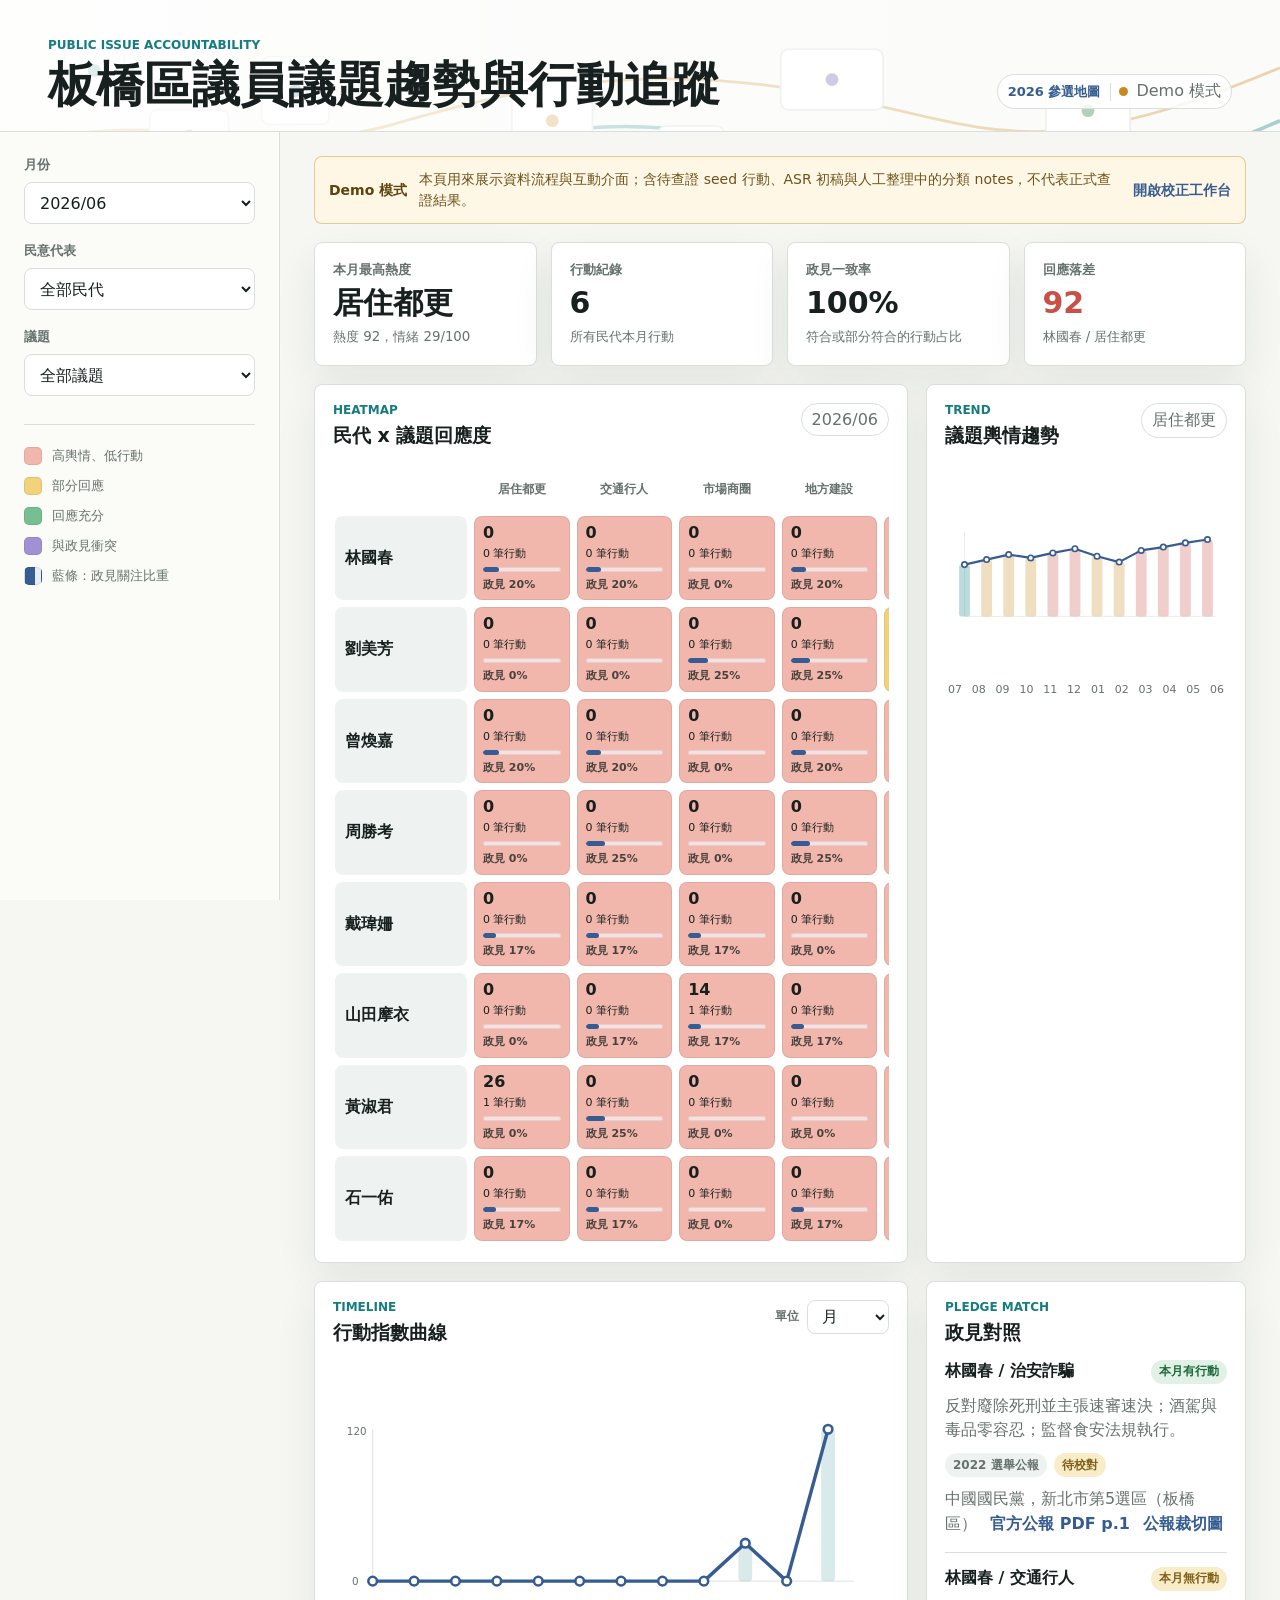
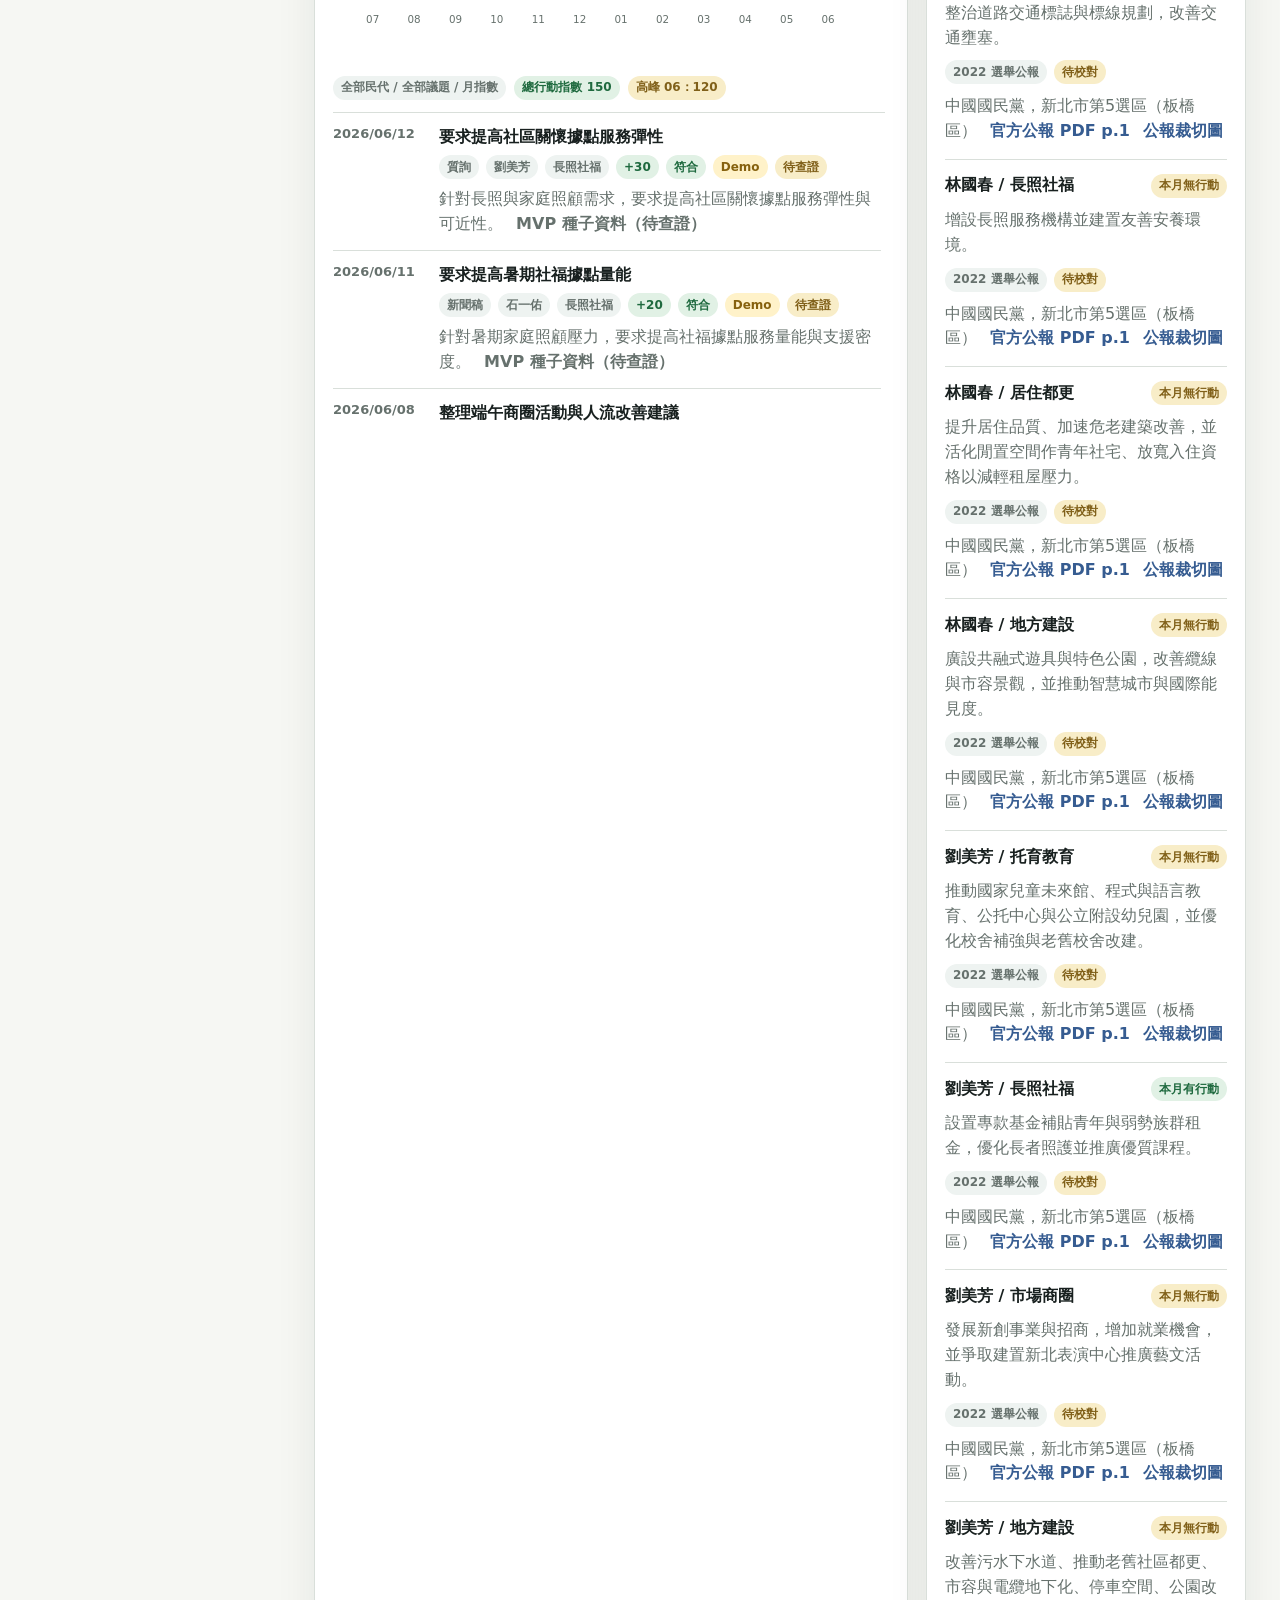
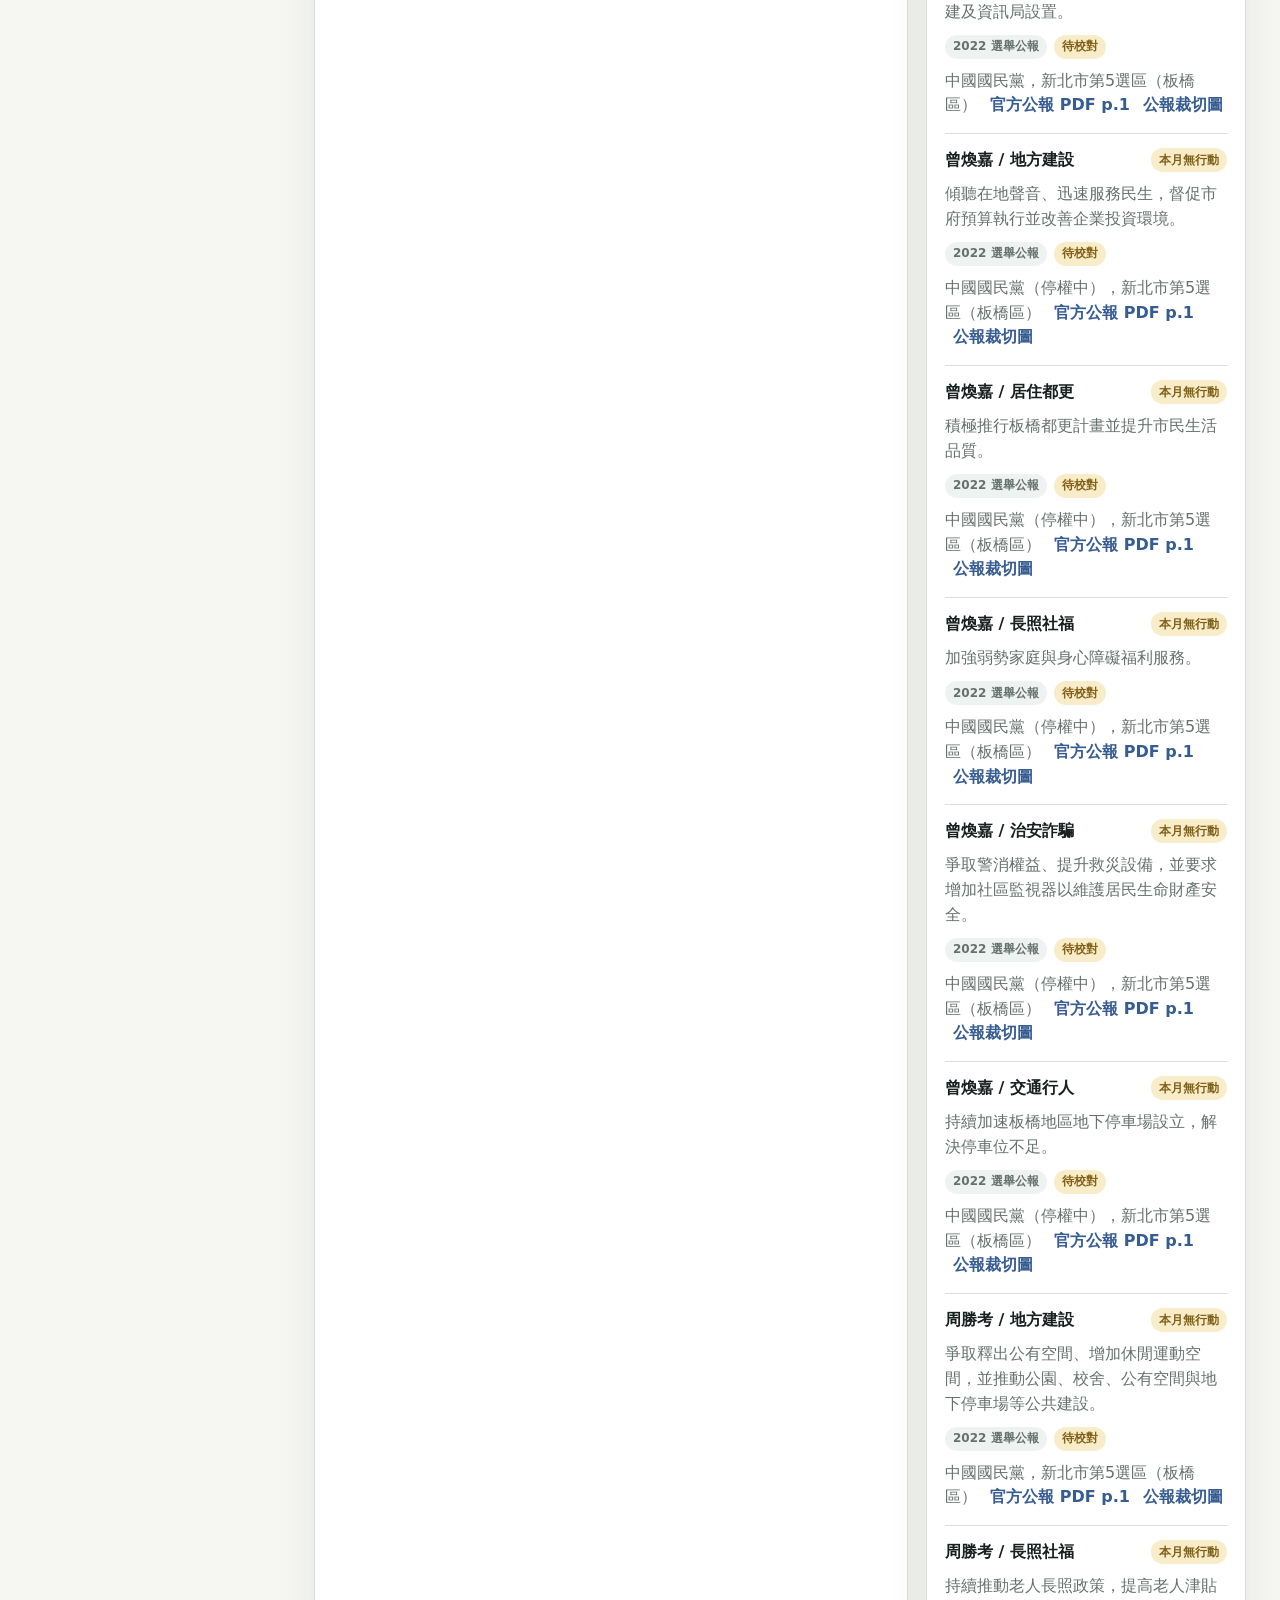
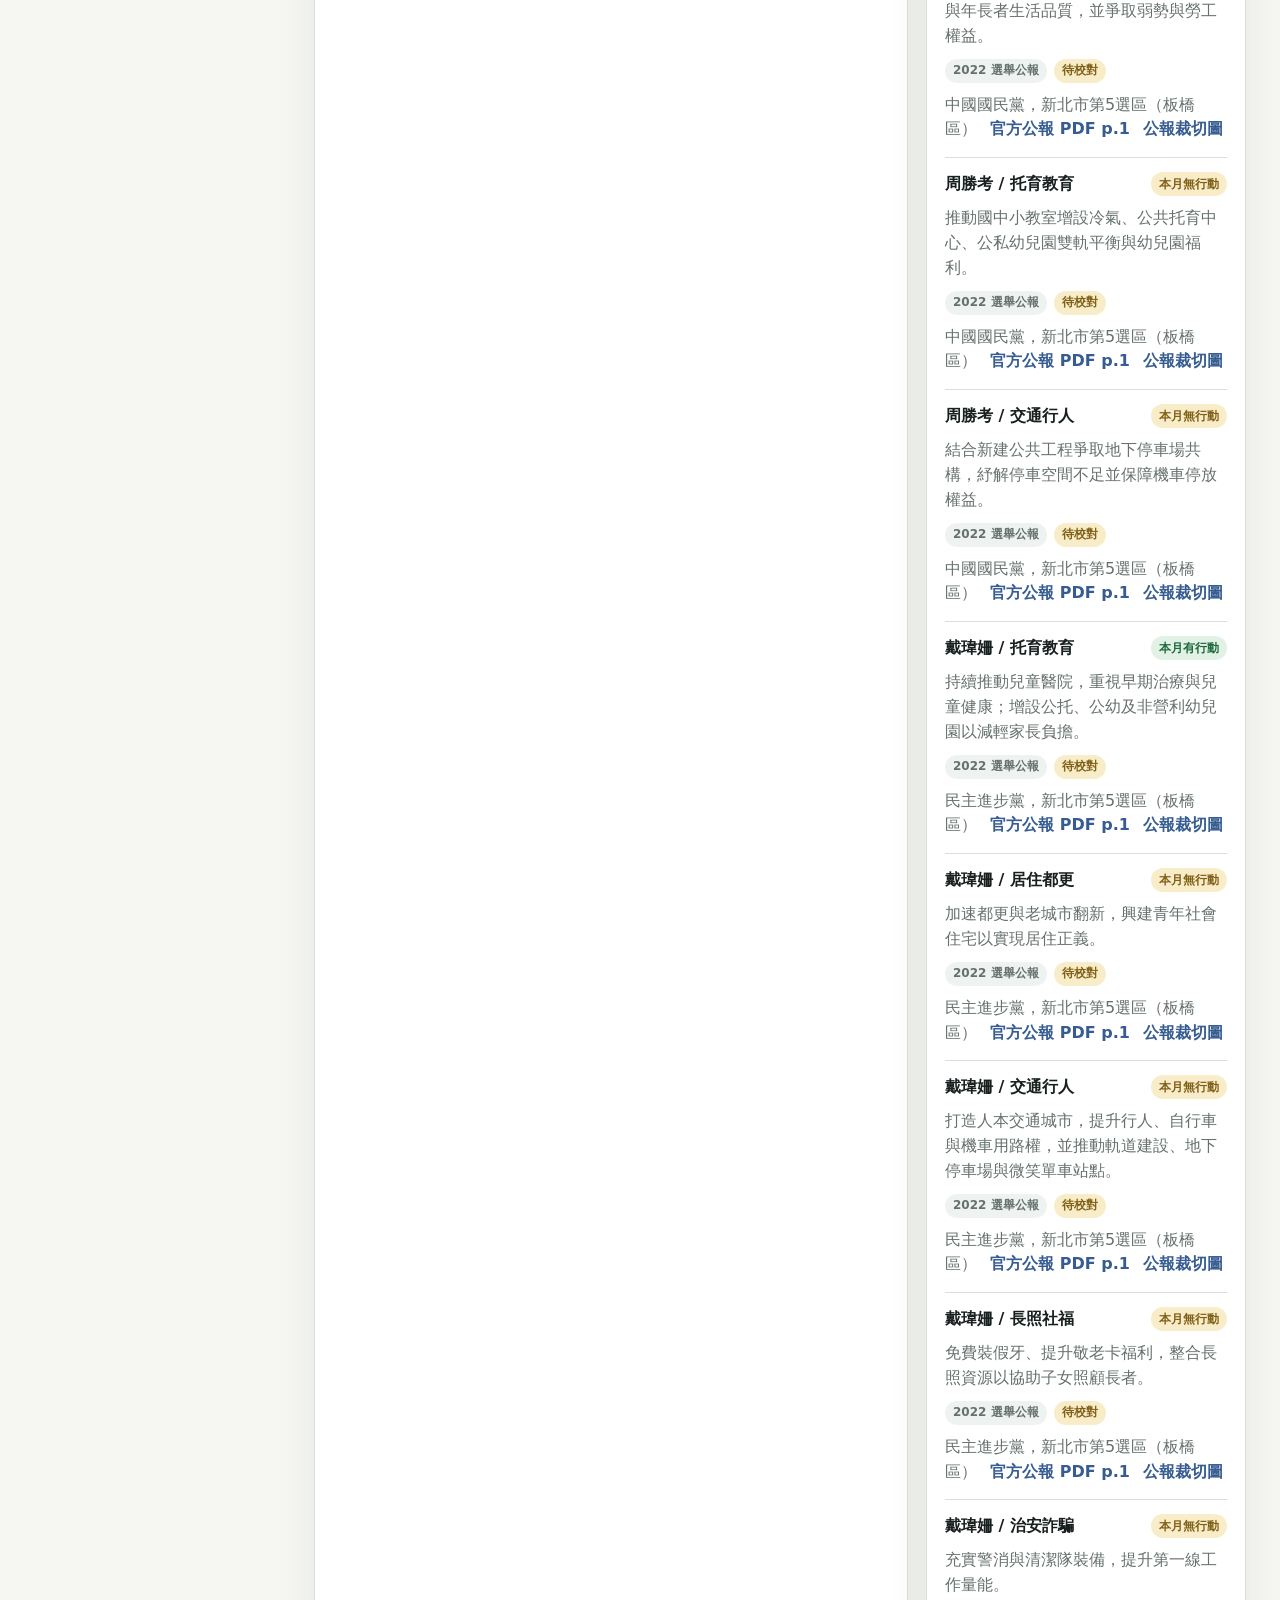
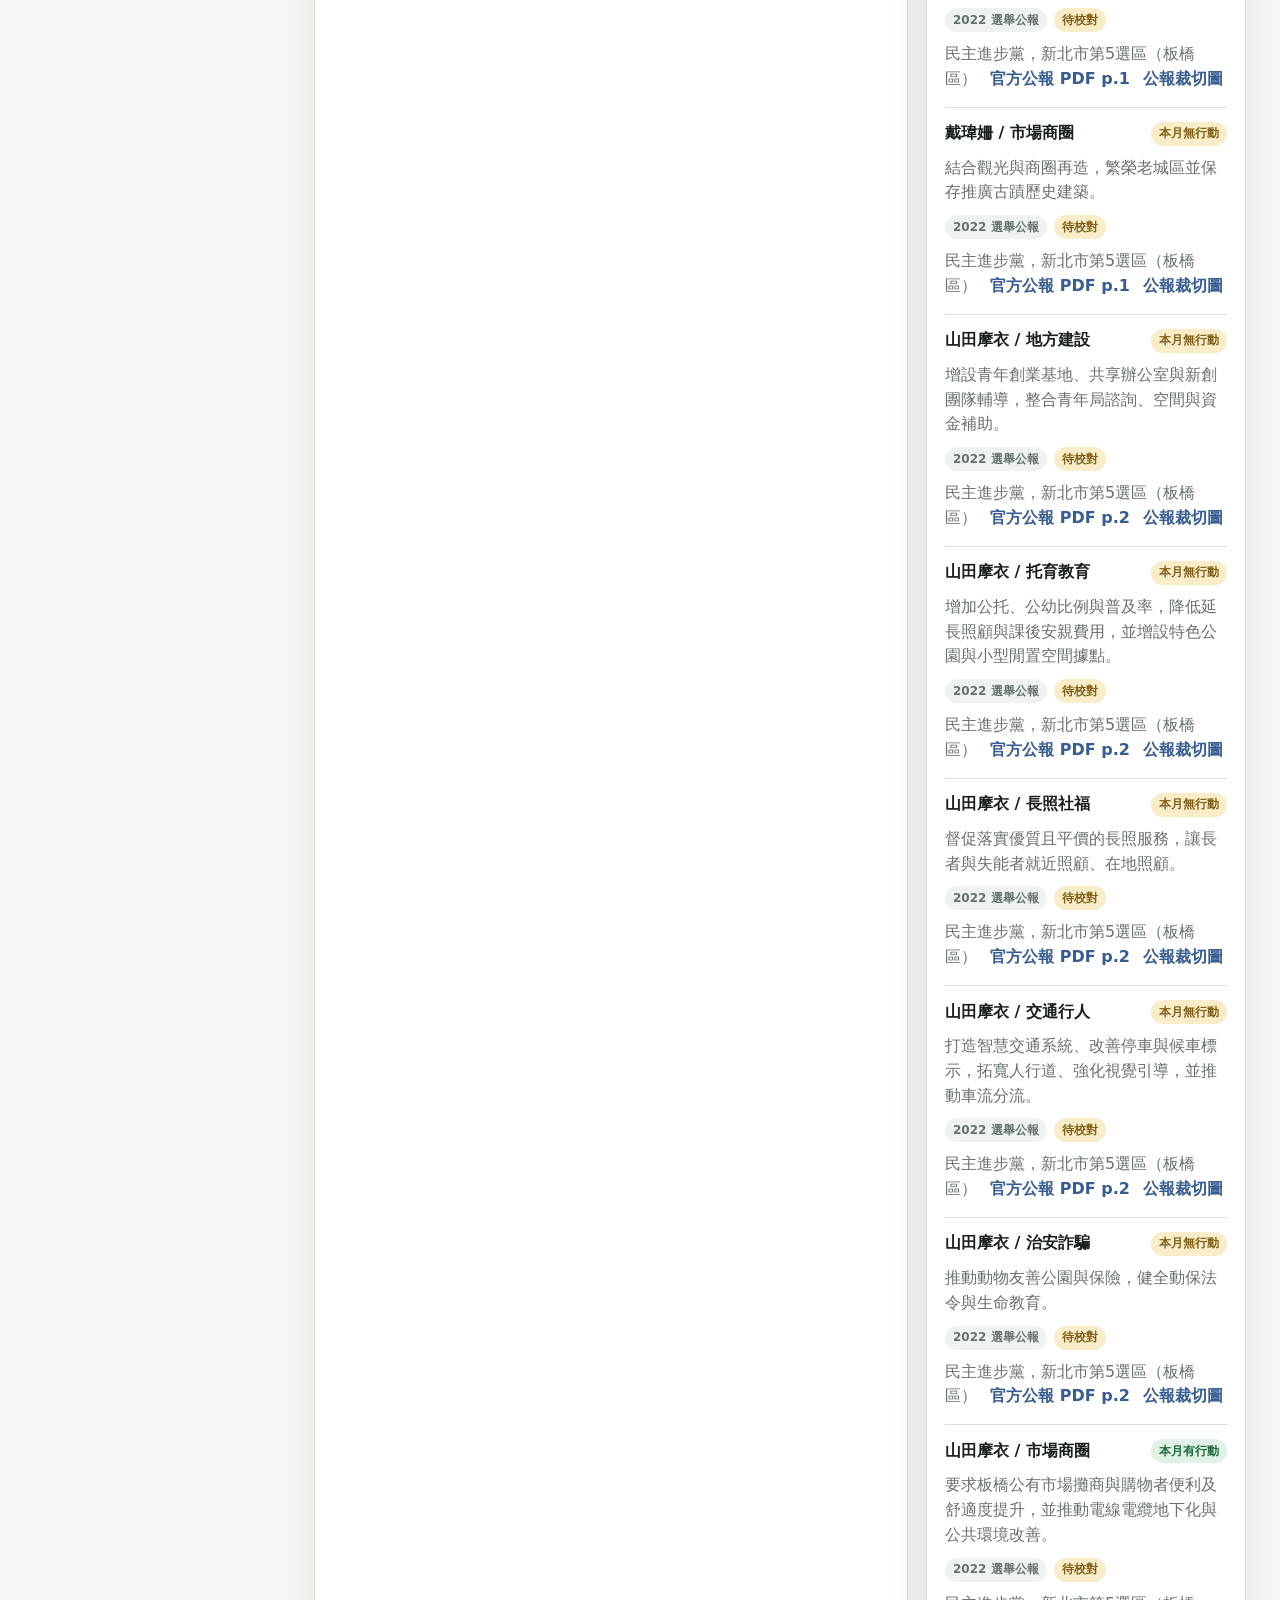
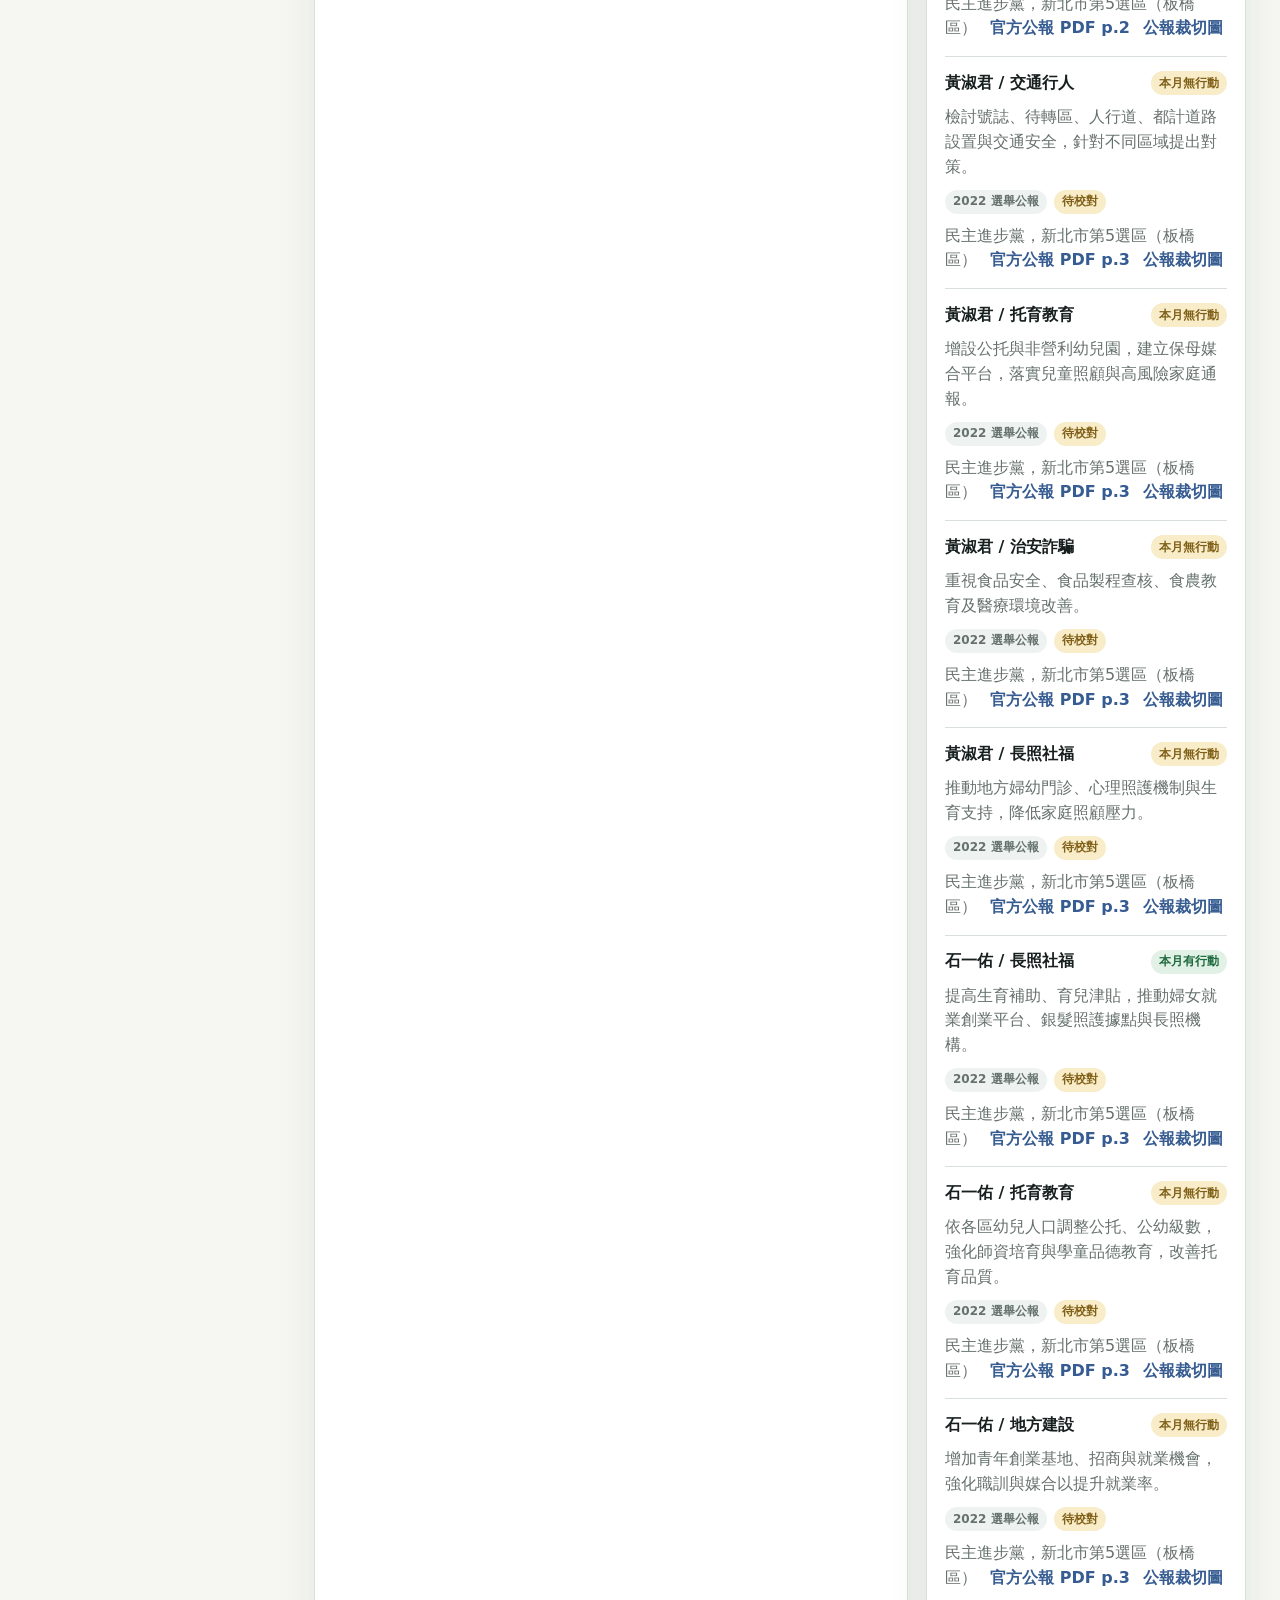
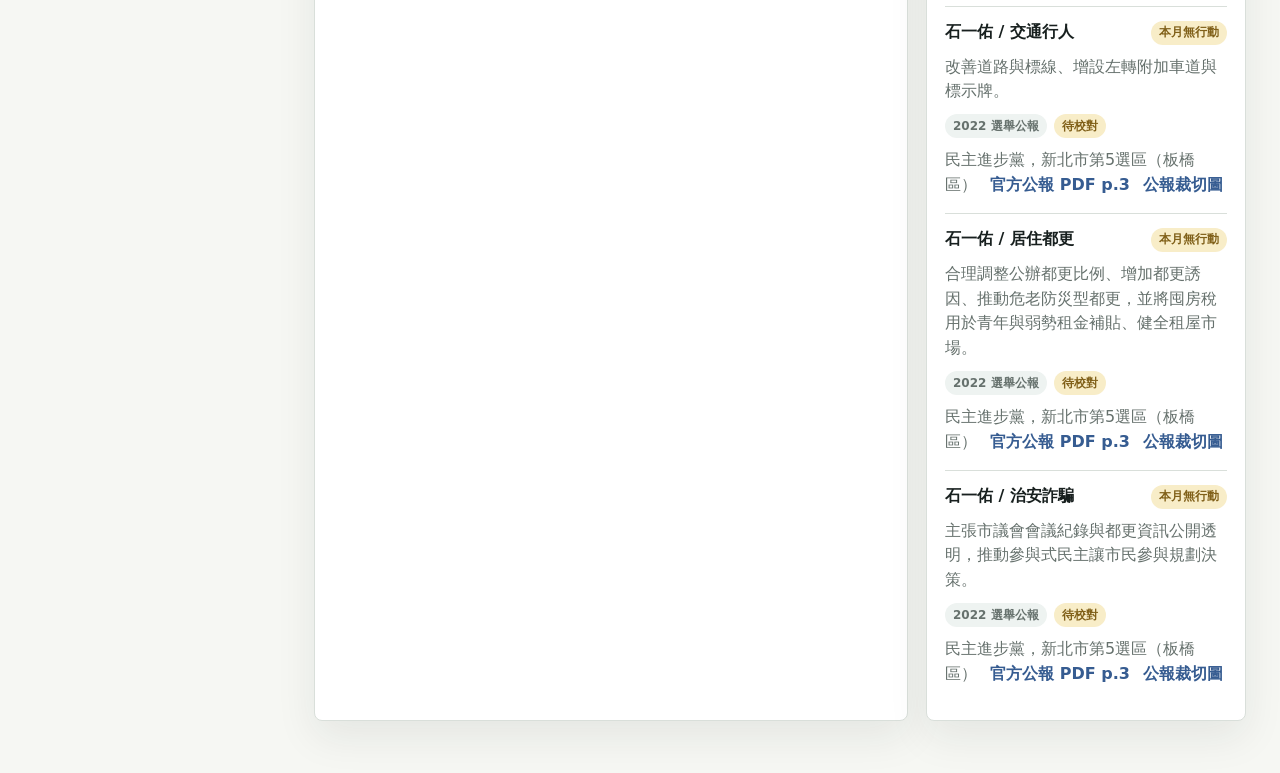
<file: viewer/index.html>
<!doctype html>
<html lang="zh-Hant">
  <head>
    <meta charset="utf-8" />
    <meta name="viewport" content="width=device-width, initial-scale=1" />
    <title>政治議題追蹤 MVP</title>
    <link rel="stylesheet" href="./styles.css" />
  </head>
  <body>
    <header class="app-header">
      <div>
        <p class="eyebrow">Public Issue Accountability</p>
        <h1>板橋區議員議題趨勢與行動追蹤</h1>
      </div>
      <div class="header-status">
        <a class="header-map-link" href="./election-map.html">2026 參選地圖</a>
        <span class="status-dot"></span>
        <span>Demo 模式</span>
      </div>
    </header>

    <main class="workspace">
      <aside class="sidebar" aria-label="篩選器">
        <div class="control-group">
          <label for="monthSelect">月份</label>
          <select id="monthSelect"></select>
        </div>
        <div class="control-group">
          <label for="repSelect">民意代表</label>
          <select id="repSelect"></select>
        </div>
        <div class="control-group">
          <label for="issueSelect">議題</label>
          <select id="issueSelect"></select>
        </div>
        <div class="legend">
          <div class="legend-row">
            <span class="swatch low"></span>
            <span>高輿情、低行動</span>
          </div>
          <div class="legend-row">
            <span class="swatch mid"></span>
            <span>部分回應</span>
          </div>
          <div class="legend-row">
            <span class="swatch high"></span>
            <span>回應充分</span>
          </div>
          <div class="legend-row">
            <span class="swatch conflict"></span>
            <span>與政見衝突</span>
          </div>
          <div class="legend-row">
            <span class="swatch pledge"></span>
            <span>藍條：政見關注比重</span>
          </div>
        </div>
      </aside>

      <section class="content">
        <section class="demo-notice" aria-label="Demo 模式說明">
          <strong>Demo 模式</strong>
          <span>本頁用來展示資料流程與互動介面；含待查證 seed 行動、ASR 初稿與人工整理中的分類 notes，不代表正式查證結果。</span>
          <a href="./reviewer/review.html">開啟校正工作台</a>
        </section>

        <section class="kpi-grid" aria-label="本月摘要">
          <article class="kpi">
            <span>本月最高熱度</span>
            <strong id="hotIssue">--</strong>
            <small id="hotIssueMeta">--</small>
          </article>
          <article class="kpi">
            <span>行動紀錄</span>
            <strong id="actionCount">--</strong>
            <small id="actionCountMeta">--</small>
          </article>
          <article class="kpi">
            <span>政見一致率</span>
            <strong id="alignmentRate">--</strong>
            <small>符合或部分符合的行動占比</small>
          </article>
          <article class="kpi warning">
            <span>回應落差</span>
            <strong id="responseGap">--</strong>
            <small id="responseGapMeta">--</small>
          </article>
        </section>

        <section class="analysis-grid">
          <section class="panel heatmap-panel">
            <div class="panel-title">
              <div>
                <p class="eyebrow">Heatmap</p>
                <div class="title-inline">
                  <h2>民代 x 議題回應度</h2>
                  <button id="resetFilters" class="ghost-button" type="button" hidden>
                    回到總覽
                  </button>
                </div>
              </div>
              <span id="heatmapMonth" class="pill"></span>
            </div>
            <div id="heatmap" class="heatmap" role="grid"></div>
          </section>

          <section class="panel trend-panel">
            <div class="panel-title">
              <div>
                <p class="eyebrow">Trend</p>
                <h2>議題輿情趨勢</h2>
              </div>
              <span id="trendIssue" class="pill"></span>
            </div>
            <div id="trendChart" class="trend-chart" aria-label="議題趨勢圖"></div>
          </section>
        </section>

        <section class="detail-grid">
          <section class="panel">
            <div class="panel-title">
              <div>
                <p class="eyebrow">Timeline</p>
                <h2>行動指數曲線</h2>
              </div>
              <div class="panel-actions">
                <label class="compact-label" for="timelineUnit">單位</label>
                <select id="timelineUnit" class="compact-select">
                  <option value="month">月</option>
                  <option value="day">日</option>
                </select>
              </div>
            </div>
            <div id="timeline" class="timeline"></div>
          </section>

          <section class="panel">
            <div class="panel-title">
              <div>
                <p class="eyebrow">Pledge Match</p>
                <h2>政見對照</h2>
              </div>
            </div>
            <div id="pledgePanel" class="pledge-panel"></div>
          </section>
        </section>
      </section>
    </main>

    <script src="./data.js"></script>
    <script src="./pledges.js"></script>
    <script src="./actions.js"></script>
    <script src="./actionEvidence.js"></script>
    <script src="./app.js"></script>
  </body>
</html>
</file>
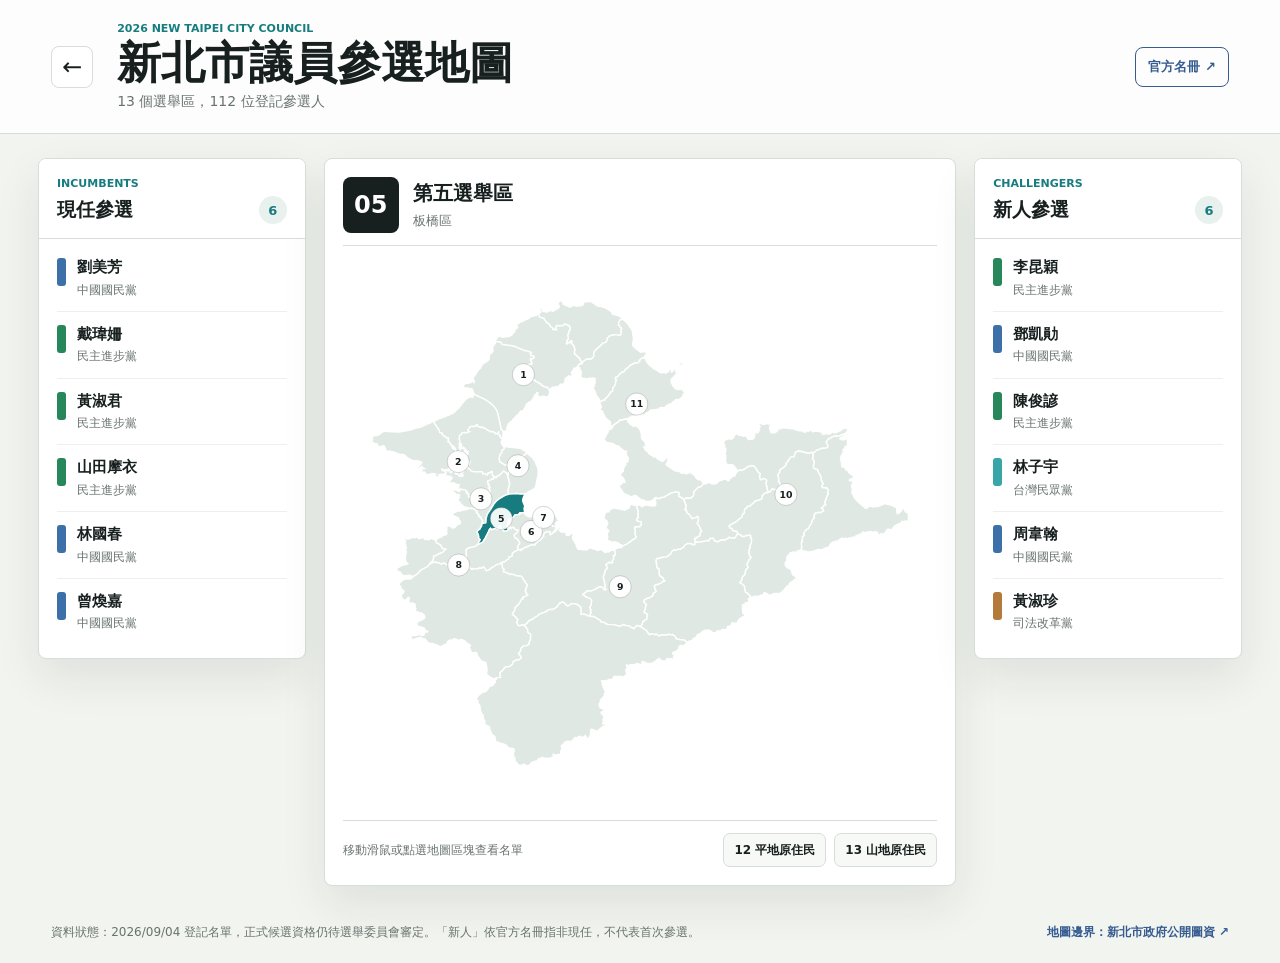
<file: viewer/election-map.html>
<!doctype html>
<html lang="zh-Hant">
  <head>
    <meta charset="utf-8" />
    <meta name="viewport" content="width=device-width, initial-scale=1" />
    <title>2026 新北市議員參選地圖</title>
    <link rel="stylesheet" href="./election-map.css" />
  </head>
  <body>
    <header class="map-header">
      <a class="back-link" href="./index.html" aria-label="返回議題追蹤總覽">←</a>
      <div class="map-heading">
        <p class="eyebrow">2026 New Taipei City Council</p>
        <h1>新北市議員參選地圖</h1>
        <p id="headerSummary" class="header-summary">13 個選舉區，112 位登記參選人</p>
      </div>
      <a class="source-link" href="https://web.cec.gov.tw/api/file/a37cb76f-7481-4ab5-bab3-4ec25cb51e76.pdf">官方名冊 ↗</a>
    </header>

    <main class="map-workspace">
      <section class="candidate-column incumbent-column" aria-labelledby="incumbentTitle">
        <div class="column-heading">
          <p class="eyebrow">Incumbents</p>
          <div class="heading-row">
            <h2 id="incumbentTitle">現任參選</h2>
            <span id="incumbentCount" class="count-badge">0</span>
          </div>
        </div>
        <div id="incumbentList" class="candidate-list"></div>
      </section>

      <section class="map-stage" aria-label="新北市議員選舉區互動地圖">
        <div class="district-summary" aria-live="polite">
          <span id="districtNumber" class="district-number">05</span>
          <div>
            <h2 id="districtName">第五選舉區</h2>
            <p id="districtAreas">板橋區</p>
          </div>
        </div>

        <div id="mapCanvas" class="map-canvas">
          <div class="map-loading">正在載入行政區邊界…</div>
        </div>

        <div class="map-foot">
          <p>移動滑鼠或點選地圖區塊查看名單</p>
          <div class="indigenous-buttons" aria-label="原住民選舉區">
            <button type="button" data-district="12">12 平地原住民</button>
            <button type="button" data-district="13">13 山地原住民</button>
          </div>
        </div>
      </section>

      <section class="candidate-column challenger-column" aria-labelledby="challengerTitle">
        <div class="column-heading">
          <p class="eyebrow">Challengers</p>
          <div class="heading-row">
            <h2 id="challengerTitle">新人參選</h2>
            <span id="challengerCount" class="count-badge">0</span>
          </div>
        </div>
        <div id="challengerList" class="candidate-list"></div>
      </section>
    </main>

    <footer class="map-footer">
      <p>資料狀態：2026/09/04 登記名單，正式候選資格仍待選舉委員會審定。「新人」依官方名冊指非現任，不代表首次參選。</p>
      <p><a href="https://sewer.ntpc.gov.tw/arcgis/rest/services/Sewer/Basemap/MapServer/18">地圖邊界：新北市政府公開圖資 ↗</a></p>
    </footer>

    <script src="./election-data.js"></script>
    <script src="./election-map.js"></script>
  </body>
</html>
</file>
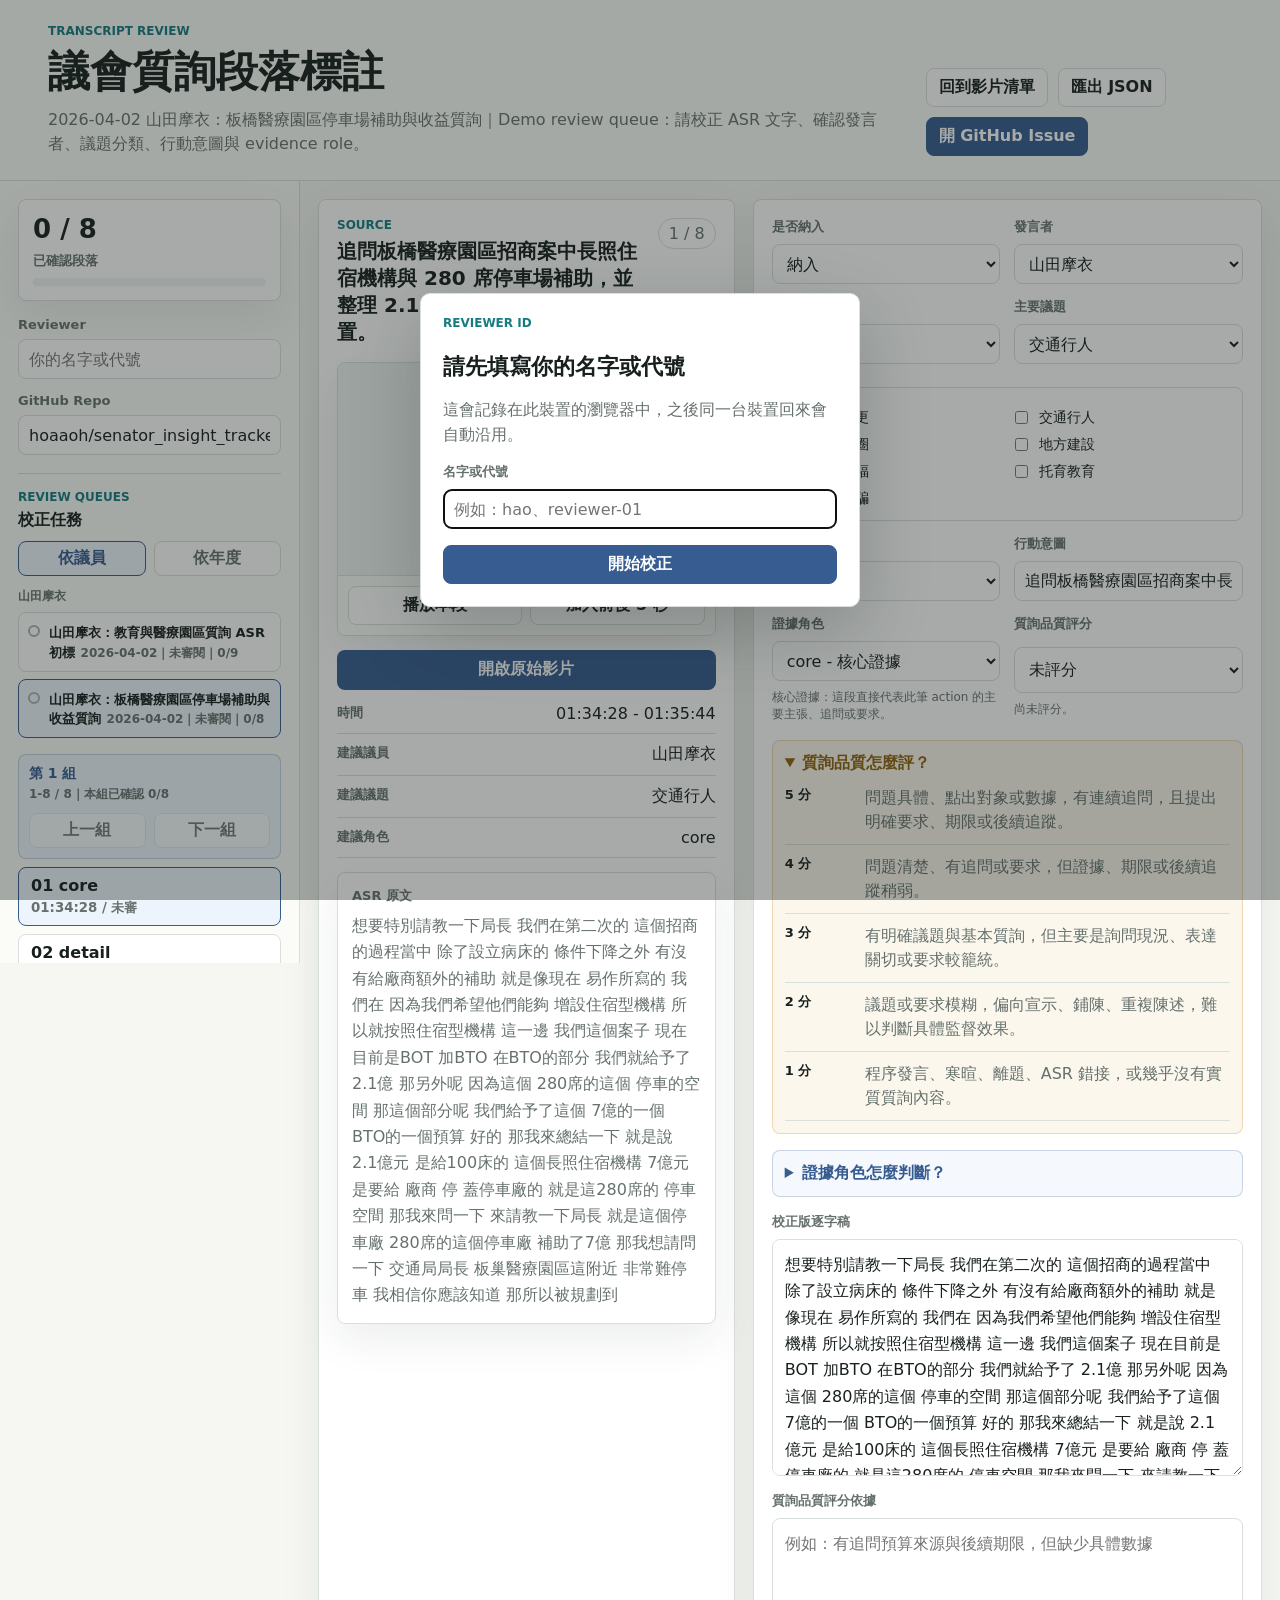
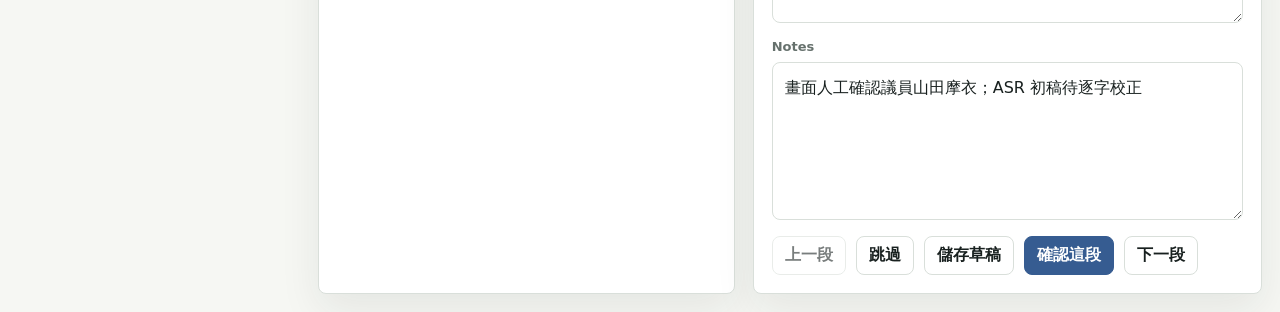
<file: viewer/reviewer/label.html>
<!doctype html>
<html lang="zh-Hant">
  <head>
    <meta charset="utf-8" />
    <meta name="viewport" content="width=device-width, initial-scale=1" />
    <title>議會質詢段落標註</title>
    <link rel="stylesheet" href="./review.css" />
  </head>
  <body>
    <dialog id="reviewerDialog" class="reviewer-dialog">
      <form id="reviewerDialogForm" method="dialog">
        <p class="eyebrow">Reviewer ID</p>
        <h2>請先填寫你的名字或代號</h2>
        <p class="dialog-copy">
          這會記錄在此裝置的瀏覽器中，之後同一台裝置回來會自動沿用。
        </p>
        <label>
          <span>名字或代號</span>
          <input id="reviewerDialogName" autocomplete="nickname" required placeholder="例如：hao、reviewer-01" />
        </label>
        <button class="primary" type="submit">開始校正</button>
      </form>
    </dialog>

    <header class="review-header">
      <div>
        <p class="eyebrow">Transcript Review</p>
        <h1>議會質詢段落標註</h1>
        <p id="queueMeta" class="meta-line">載入校正任務中...</p>
      </div>
      <div class="header-actions">
        <a class="back-link" href="./review.html">回到影片清單</a>
        <button id="exportJson" type="button">匯出 JSON</button>
        <button id="openIssue" type="button">開 GitHub Issue</button>
      </div>
    </header>

    <main class="review-shell">
      <aside class="queue-panel">
        <div class="progress-card">
          <strong id="progressText">0 / 0</strong>
          <span>已確認段落</span>
          <div class="progress-bar"><span id="progressBar"></span></div>
        </div>
        <label class="field-label" for="reviewerName">Reviewer</label>
        <input id="reviewerName" placeholder="你的名字或代號" />
        <label class="field-label" for="githubRepo">GitHub Repo</label>
        <input id="githubRepo" placeholder="owner/repo" />
        <section class="task-panel" aria-label="校正任務列表">
          <div class="task-heading">
            <div>
              <p class="eyebrow">Review Queues</p>
              <h2>校正任務</h2>
            </div>
          </div>
          <div class="task-tabs" role="group" aria-label="任務分組">
            <button id="groupByCouncilor" class="active" type="button">依議員</button>
            <button id="groupByYear" type="button">依年度</button>
          </div>
          <div id="taskList" class="task-list"></div>
        </section>
        <div id="queueList" class="queue-list"></div>
      </aside>

      <section class="workbench" aria-label="校正表單">
        <section class="source-panel">
          <div class="section-heading">
            <div>
              <p class="eyebrow">Source</p>
              <h2 id="itemTitle">--</h2>
            </div>
            <span id="itemCounter" class="pill">--</span>
          </div>
          <div class="evidence-grid">
            <div class="video-card">
              <div class="embed-wrap">
                <iframe
                  id="youtubePlayer"
                  title="YouTube 質詢片段"
                  allow="accelerometer; autoplay; clipboard-write; encrypted-media; gyroscope; picture-in-picture; web-share"
                  allowfullscreen
                  loading="lazy"
                  referrerpolicy="strict-origin-when-cross-origin"
                ></iframe>
                <figure id="frameFallback" class="frame-card" hidden>
                  <img id="evidenceFrame" alt="質詢影格" />
                  <figcaption id="frameCaption">影格</figcaption>
                </figure>
              </div>
              <div class="video-actions" aria-label="影片片段操作">
                <button id="replayEvidence" type="button">播放本段</button>
                <button id="contextEvidence" type="button">加入前後 5 秒</button>
              </div>
            </div>
            <div class="source-details">
              <a id="sourceLink" class="source-button" target="_blank" rel="noreferrer">開啟原始影片</a>
              <dl>
                <div>
                  <dt>時間</dt>
                  <dd id="timeRange">--</dd>
                </div>
                <div>
                  <dt>建議議員</dt>
                  <dd id="suggestedSpeaker">--</dd>
                </div>
                <div>
                  <dt>建議議題</dt>
                  <dd id="suggestedIssue">--</dd>
                </div>
                <div>
                  <dt>建議角色</dt>
                  <dd id="suggestedRole">--</dd>
                </div>
              </dl>
            </div>
          </div>
          <div class="asr-card">
            <div class="mini-heading">ASR 原文</div>
            <p id="asrText"></p>
          </div>
        </section>

        <section class="form-panel">
          <div class="form-grid">
            <label>
              <span>是否納入</span>
              <select id="includeStatus">
                <option value="include">納入</option>
                <option value="exclude">排除</option>
                <option value="uncertain">不確定</option>
              </select>
            </label>
            <label>
              <span>發言者</span>
              <select id="speakerId"></select>
            </label>
            <label>
              <span>發言者信心</span>
              <select id="speakerConfidence">
                <option value="confirmed">確認</option>
                <option value="likely">大致可信</option>
                <option value="uncertain">不確定</option>
              </select>
            </label>
            <label>
              <span>主要議題</span>
              <select id="primaryIssue"></select>
            </label>
            <fieldset>
              <legend>次要議題</legend>
              <div id="secondaryIssues" class="checkbox-grid"></div>
            </fieldset>
            <label>
              <span>行動類型</span>
              <select id="actionType">
                <option value="質詢候選">質詢候選</option>
                <option value="質詢">質詢</option>
                <option value="要求改善">要求改善</option>
                <option value="要求專案報告">要求專案報告</option>
                <option value="索取資料">索取資料</option>
                <option value="追蹤承諾">追蹤承諾</option>
                <option value="非行動">非行動</option>
              </select>
            </label>
            <label>
              <span>行動意圖</span>
              <input id="actionIntent" placeholder="例如：要求專案報告、追問收益歸屬" />
            </label>
            <label>
              <span>證據角色</span>
              <select id="evidenceRole">
                <option value="core">core - 核心證據</option>
                <option value="detail">detail - 補充細節</option>
                <option value="tail">tail - 收尾結論</option>
                <option value="exclude">exclude - 排除</option>
              </select>
              <small id="evidenceRoleHelp" class="field-help"></small>
            </label>
            <label>
              <span>質詢品質評分</span>
              <select id="questionQualityScore">
                <option value="">未評分</option>
                <option value="5">5 - 具體、有追問、有要求</option>
                <option value="4">4 - 清楚且有追問</option>
                <option value="3">3 - 有議題但要求普通</option>
                <option value="2">2 - 模糊或偏宣示</option>
                <option value="1">1 - 程序/無實質質詢</option>
              </select>
              <small id="questionQualityHelp" class="field-help"></small>
            </label>
          </div>

          <details class="quality-guide" open>
            <summary>質詢品質怎麼評？</summary>
            <dl>
              <div>
                <dt>5 分</dt>
                <dd>問題具體、點出對象或數據，有連續追問，且提出明確要求、期限或後續追蹤。</dd>
              </div>
              <div>
                <dt>4 分</dt>
                <dd>問題清楚、有追問或要求，但證據、期限或後續追蹤稍弱。</dd>
              </div>
              <div>
                <dt>3 分</dt>
                <dd>有明確議題與基本質詢，但主要是詢問現況、表達關切或要求較籠統。</dd>
              </div>
              <div>
                <dt>2 分</dt>
                <dd>議題或要求模糊，偏向宣示、鋪陳、重複陳述，難以判斷具體監督效果。</dd>
              </div>
              <div>
                <dt>1 分</dt>
                <dd>程序發言、寒暄、離題、ASR 錯接，或幾乎沒有實質質詢內容。</dd>
              </div>
            </dl>
          </details>

          <details class="role-guide">
            <summary>證據角色怎麼判斷？</summary>
            <dl>
              <div>
                <dt>core</dt>
                <dd>最能代表這筆行動的段落，例如直接追問補助金額、收益歸屬或提出明確要求。</dd>
              </div>
              <div>
                <dt>detail</dt>
                <dd>補充背景、金額、官員答覆、制度機制或追問細節，幫助理解核心行動。</dd>
              </div>
              <div>
                <dt>tail</dt>
                <dd>質詢結尾、主席回應、要求列入、要求專案報告，用來標示這串質詢的結論。</dd>
              </div>
              <div>
                <dt>exclude</dt>
                <dd>不應納入這筆 action，例如換下一位議員、程序發言、ASR 錯接或與議題無關。</dd>
              </div>
            </dl>
          </details>

          <label class="textarea-label">
            <span>校正版逐字稿</span>
            <textarea id="correctedText" rows="8"></textarea>
          </label>
          <label class="textarea-label">
            <span>質詢品質評分依據</span>
            <textarea id="questionQualityNotes" rows="3" placeholder="例如：有追問預算來源與後續期限，但缺少具體數據"></textarea>
          </label>
          <label class="textarea-label">
            <span>Notes</span>
            <textarea id="reviewNotes" rows="5" placeholder="請寫分類理由、疑義、是否需二次確認"></textarea>
          </label>

          <div class="form-actions">
            <button id="prevItem" type="button">上一段</button>
            <button id="skipItem" type="button">跳過</button>
            <button id="saveDraft" type="button">儲存草稿</button>
            <button id="confirmItem" class="primary" type="button">確認這段</button>
            <button id="nextItem" type="button">下一段</button>
          </div>
        </section>
      </section>
    </main>

    <script src="../data.js"></script>
    <script src="./review.js"></script>
  </body>
</html>
</file>
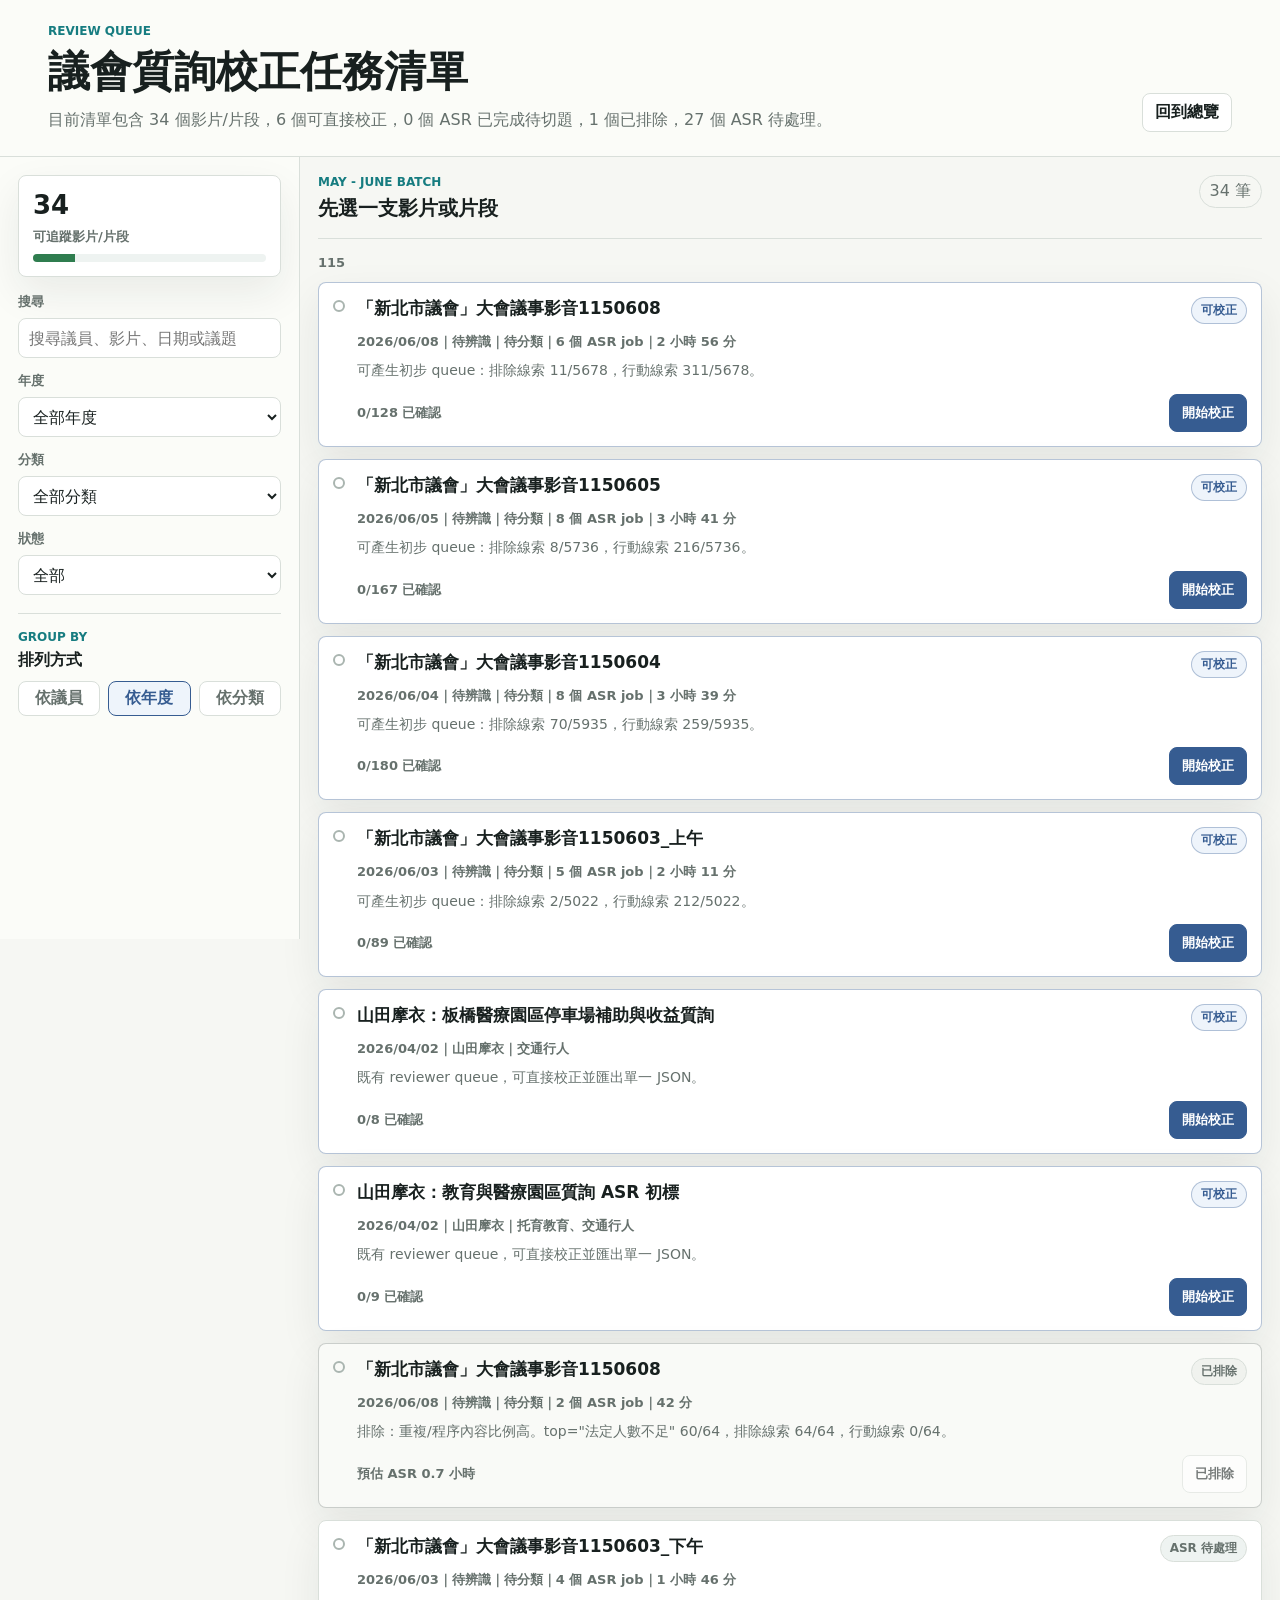
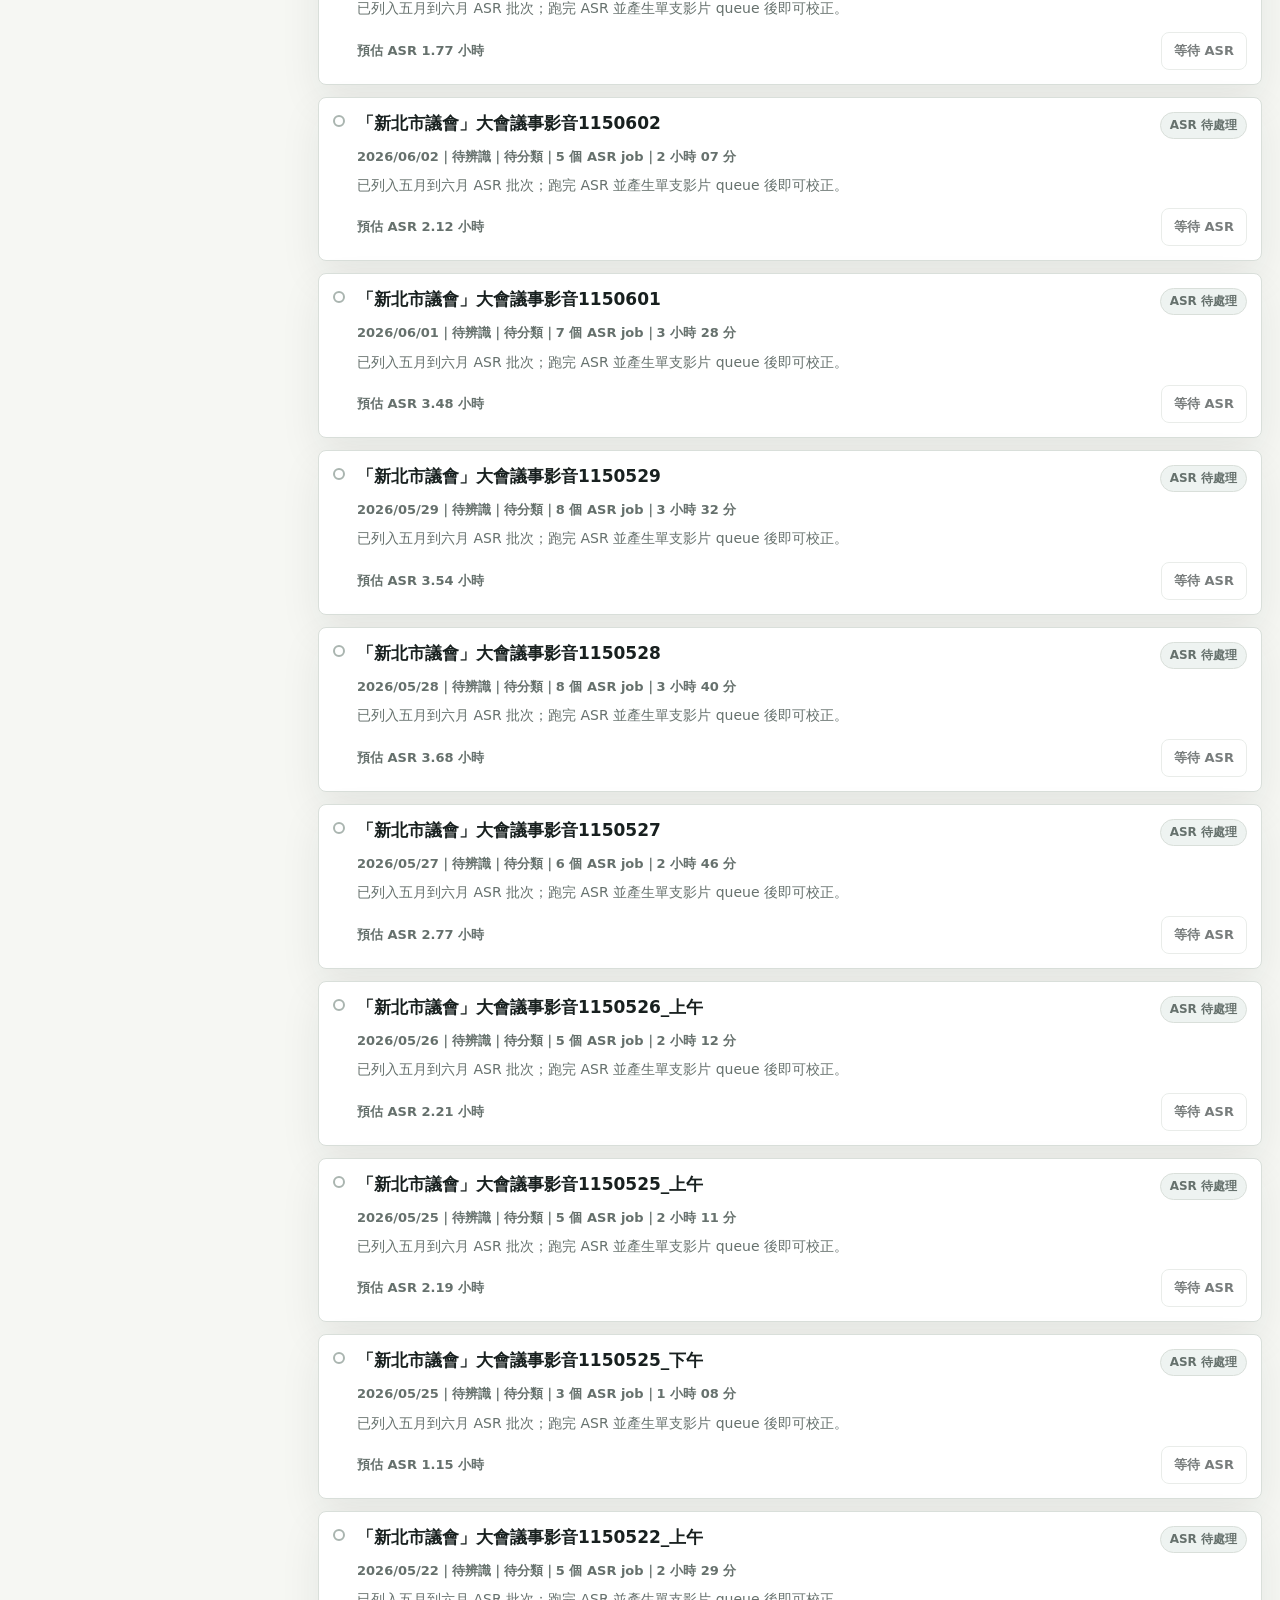
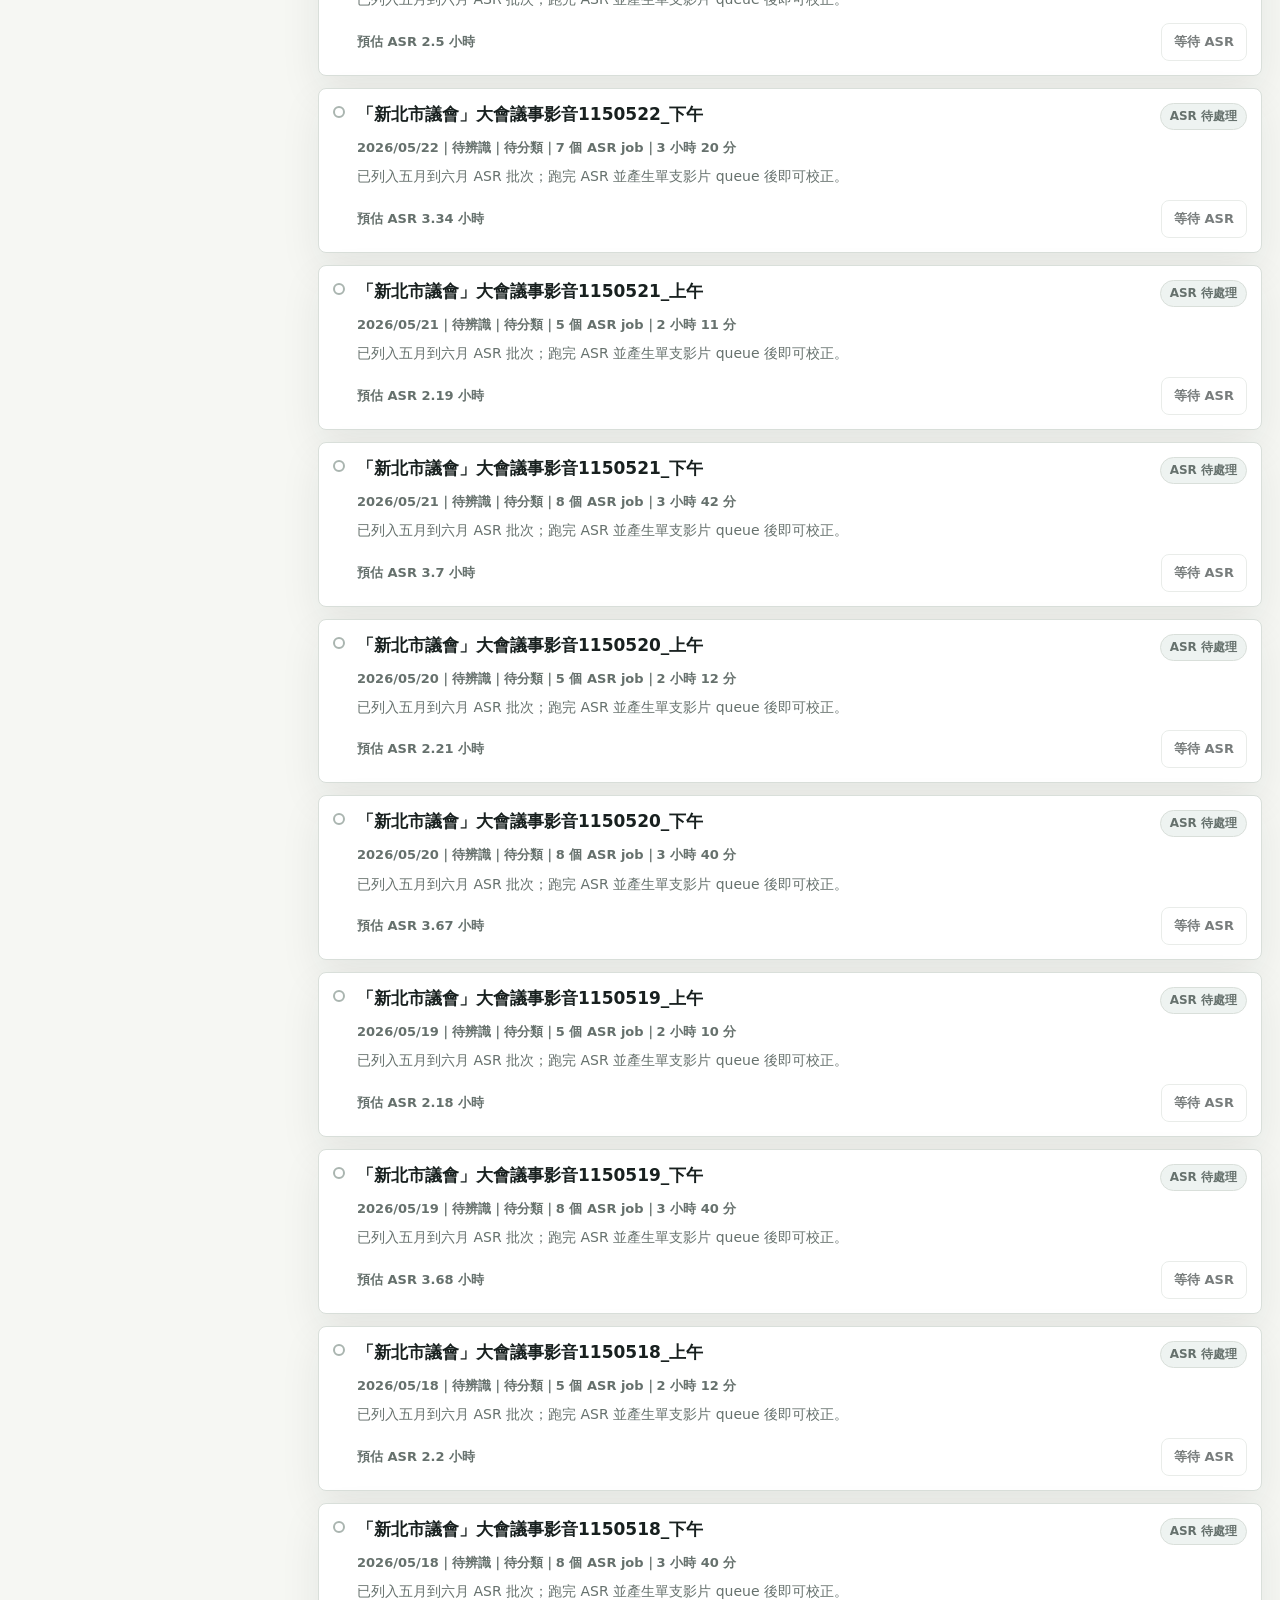
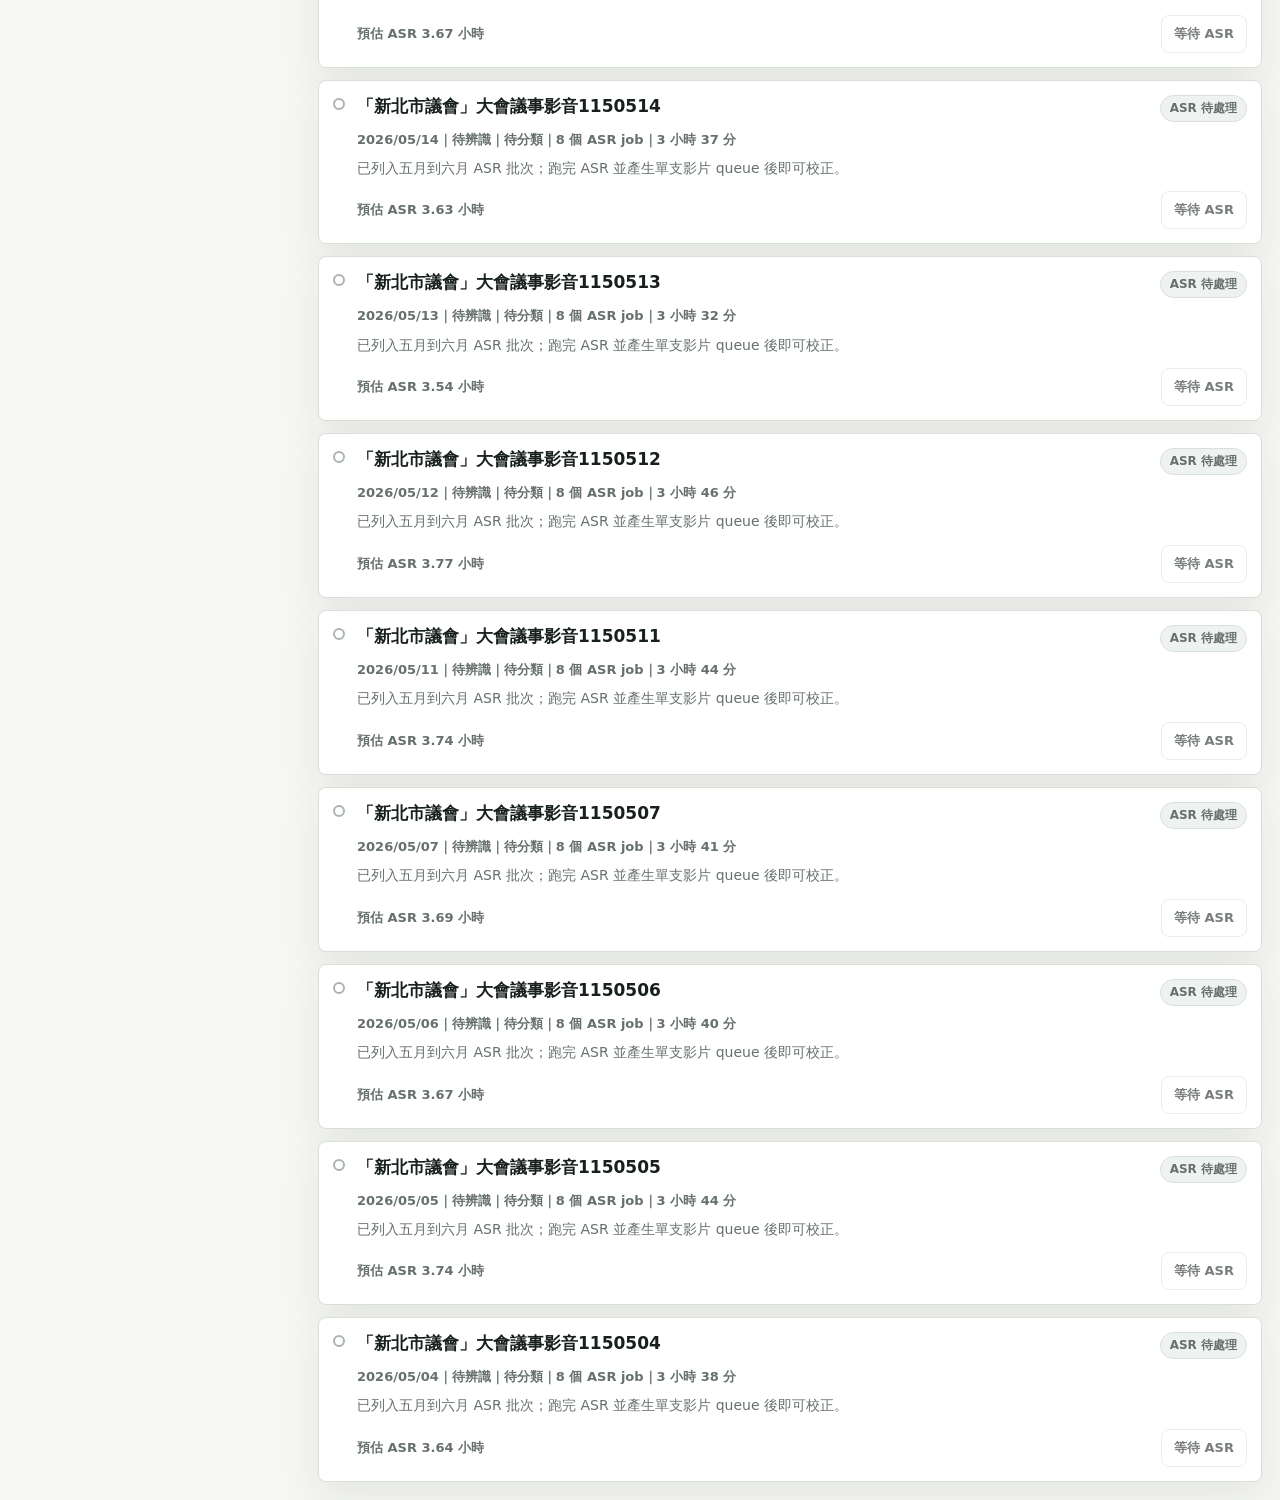
<file: viewer/reviewer/review.html>
<!doctype html>
<html lang="zh-Hant">
  <head>
    <meta charset="utf-8" />
    <meta name="viewport" content="width=device-width, initial-scale=1" />
    <title>議會質詢校正任務清單</title>
    <link rel="stylesheet" href="./review.css" />
  </head>
  <body>
    <header class="review-header">
      <div>
        <p class="eyebrow">Review Queue</p>
        <h1>議會質詢校正任務清單</h1>
        <p id="reviewHomeMeta" class="meta-line">載入影片與片段清單中...</p>
      </div>
      <div class="header-actions">
        <a class="back-link" href="../index.html">回到總覽</a>
      </div>
    </header>

    <main class="review-home-shell">
      <aside class="review-home-panel">
        <div class="progress-card">
          <strong id="targetCount">0</strong>
          <span>可追蹤影片/片段</span>
          <div class="progress-bar"><span id="readyBar"></span></div>
        </div>

        <label class="field-label" for="targetSearch">搜尋</label>
        <input id="targetSearch" placeholder="搜尋議員、影片、日期或議題" />

        <label class="field-label" for="yearFilter">年度</label>
        <select id="yearFilter"></select>

        <label class="field-label" for="issueFilter">分類</label>
        <select id="issueFilter"></select>

        <label class="field-label" for="statusFilter">狀態</label>
        <select id="statusFilter">
          <option value="all">全部</option>
          <option value="ready">可校正</option>
          <option value="draft">進行中</option>
          <option value="done">已審閱</option>
          <option value="excluded">已排除</option>
          <option value="asr_waiting">ASR 待處理</option>
        </select>

        <section class="task-panel" aria-label="清單分組">
          <div class="task-heading">
            <p class="eyebrow">Group By</p>
            <h2>排列方式</h2>
          </div>
          <div class="task-tabs three-tabs" role="group" aria-label="任務分組">
            <button id="homeGroupByCouncilor" type="button">依議員</button>
            <button id="homeGroupByYear" class="active" type="button">依年度</button>
            <button id="homeGroupByIssue" type="button">依分類</button>
          </div>
        </section>
      </aside>

      <section class="target-workbench" aria-label="影片片段清單">
        <div class="target-heading">
          <div>
            <p class="eyebrow">May - June Batch</p>
            <h2>先選一支影片或片段</h2>
          </div>
          <span id="filteredCount" class="pill">--</span>
        </div>
        <div id="targetList" class="target-list"></div>
      </section>
    </main>

    <script src="../data.js"></script>
    <script src="./review-home.js"></script>
  </body>
</html>
</file>
<file: viewer/styles.css>
:root {
  color-scheme: light;
  --bg: #f6f7f3;
  --surface: #ffffff;
  --surface-2: #eef3f1;
  --ink: #18201f;
  --muted: #66716d;
  --line: #d9dfda;
  --teal: #167c80;
  --blue: #365c91;
  --gold: #c98921;
  --coral: #c95047;
  --green: #2f7d4f;
  --violet: #6554a6;
  --shadow: 0 16px 40px rgba(31, 43, 40, 0.08);
}

* {
  box-sizing: border-box;
}

body {
  margin: 0;
  background: var(--bg);
  color: var(--ink);
  font-family:
    Inter, ui-sans-serif, system-ui, -apple-system, BlinkMacSystemFont,
    "Segoe UI", "Noto Sans TC", sans-serif;
}

button,
select {
  font: inherit;
}

button {
  border: 0;
}

.app-header {
  display: flex;
  align-items: end;
  justify-content: space-between;
  gap: 24px;
  min-height: 132px;
  padding: 28px clamp(18px, 4vw, 48px) 22px;
  background:
    linear-gradient(90deg, rgba(255, 255, 255, 0.86), rgba(255, 255, 255, 0.5)),
    url("./assets/civic-grid.svg");
  background-size: cover;
  border-bottom: 1px solid var(--line);
}

h1,
h2,
p {
  margin: 0;
}

h1 {
  max-width: 880px;
  font-size: clamp(28px, 4vw, 48px);
  line-height: 1.05;
  letter-spacing: 0;
}

h2 {
  font-size: 19px;
  line-height: 1.2;
  letter-spacing: 0;
}

.eyebrow {
  margin-bottom: 7px;
  color: var(--teal);
  font-size: 12px;
  font-weight: 800;
  letter-spacing: 0;
  text-transform: uppercase;
}

.header-status,
.pill {
  display: inline-flex;
  align-items: center;
  gap: 8px;
  min-height: 32px;
  padding: 6px 10px;
  border: 1px solid var(--line);
  border-radius: 999px;
  background: rgba(255, 255, 255, 0.82);
  color: var(--muted);
  white-space: nowrap;
}

.header-map-link {
  padding-right: 10px;
  border-right: 1px solid var(--line);
  color: var(--blue);
  font-size: 13px;
  font-weight: 850;
  text-decoration: none;
}

.header-map-link:hover,
.header-map-link:focus-visible {
  color: var(--teal);
  outline: none;
  text-decoration: underline;
  text-underline-offset: 3px;
}

.status-dot {
  width: 9px;
  height: 9px;
  border-radius: 999px;
  background: var(--gold);
}

.workspace {
  display: grid;
  grid-template-columns: 280px minmax(0, 1fr);
  min-height: calc(100vh - 132px);
}

.sidebar {
  position: sticky;
  top: 0;
  align-self: start;
  min-height: calc(100vh - 132px);
  padding: 24px;
  border-right: 1px solid var(--line);
  background: #fbfcf8;
}

.control-group {
  display: grid;
  gap: 8px;
  margin-bottom: 18px;
}

label {
  color: var(--muted);
  font-size: 13px;
  font-weight: 700;
}

select {
  width: 100%;
  min-height: 42px;
  padding: 8px 34px 8px 11px;
  border: 1px solid var(--line);
  border-radius: 8px;
  background: var(--surface);
  color: var(--ink);
}

.ghost-button {
  display: inline-flex;
  align-items: center;
  justify-content: center;
  width: 100%;
  min-height: 42px;
  margin: 2px 0 18px;
  border: 1px solid var(--blue);
  border-radius: 8px;
  background: #eef4fb;
  color: var(--blue);
  font-weight: 850;
  cursor: pointer;
}

.ghost-button[hidden] {
  display: none;
}

.ghost-button:hover,
.ghost-button:focus-visible {
  outline: 2px solid rgba(54, 92, 145, 0.32);
  outline-offset: 2px;
}

.title-inline {
  display: flex;
  align-items: center;
  flex-wrap: wrap;
  gap: 10px;
}

.title-inline .ghost-button {
  width: auto;
  min-height: 32px;
  margin: 0;
  padding: 5px 12px;
  font-size: 13px;
}

.legend {
  display: grid;
  gap: 12px;
  margin-top: 28px;
  padding-top: 22px;
  border-top: 1px solid var(--line);
  color: var(--muted);
  font-size: 13px;
}

.legend-row {
  display: flex;
  align-items: center;
  gap: 10px;
}

.swatch {
  width: 18px;
  height: 18px;
  border-radius: 5px;
  border: 1px solid rgba(0, 0, 0, 0.08);
}

.swatch.low {
  background: #f2b7ac;
}

.swatch.mid {
  background: #f2d27b;
}

.swatch.high {
  background: #77bf91;
}

.swatch.conflict {
  background: #9f91d3;
}

.swatch.pledge {
  background: linear-gradient(90deg, var(--blue) 64%, #e7edf5 64%);
}

.content {
  min-width: 0;
  padding: 24px clamp(16px, 3vw, 34px) 34px;
}

.demo-notice {
  display: flex;
  align-items: center;
  gap: 12px;
  margin-bottom: 18px;
  padding: 12px 14px;
  border: 1px solid rgba(201, 137, 33, 0.42);
  border-radius: 8px;
  background: #fff7e6;
  color: #5e430b;
  line-height: 1.5;
}

.demo-notice strong {
  flex: 0 0 auto;
  font-size: 14px;
}

.demo-notice span {
  flex: 1 1 auto;
  color: #6d531b;
  font-size: 14px;
}

.demo-notice a {
  flex: 0 0 auto;
  color: var(--blue);
  font-size: 14px;
  font-weight: 850;
  text-decoration: none;
}

.kpi-grid {
  display: grid;
  grid-template-columns: repeat(4, minmax(0, 1fr));
  gap: 14px;
  margin-bottom: 18px;
}

.kpi {
  display: grid;
  gap: 8px;
  min-height: 124px;
  padding: 18px;
  border: 1px solid var(--line);
  border-radius: 8px;
  background: var(--surface);
  box-shadow: var(--shadow);
}

.kpi span {
  color: var(--muted);
  font-size: 13px;
  font-weight: 800;
}

.kpi strong {
  color: var(--ink);
  font-size: 30px;
  line-height: 1;
  letter-spacing: 0;
}

.kpi small {
  color: var(--muted);
  line-height: 1.45;
}

.kpi.warning strong {
  color: var(--coral);
}

.analysis-grid,
.detail-grid {
  display: grid;
  grid-template-columns: minmax(0, 1.3fr) minmax(320px, 0.7fr);
  gap: 18px;
  margin-bottom: 18px;
}

.panel {
  min-width: 0;
  padding: 18px;
  border: 1px solid var(--line);
  border-radius: 8px;
  background: var(--surface);
  box-shadow: var(--shadow);
}

.panel-title {
  display: flex;
  align-items: start;
  justify-content: space-between;
  gap: 16px;
  margin-bottom: 16px;
}

.panel-actions {
  display: flex;
  align-items: center;
  gap: 8px;
}

.compact-label {
  color: var(--muted);
  font-size: 12px;
  font-weight: 800;
}

.compact-select {
  width: auto;
  min-width: 82px;
  min-height: 34px;
  padding: 5px 28px 5px 10px;
}

.heatmap {
  display: grid;
  gap: 7px;
  overflow-x: auto;
  padding: 8px 2px 3px;
}

.heatmap-row {
  display: grid;
  grid-template-columns: 132px repeat(var(--issue-count), minmax(92px, 1fr));
  gap: 7px;
  min-width: var(--heatmap-min-width, 850px);
}

.heatmap-label,
.heatmap-cell {
  min-height: 76px;
  border-radius: 8px;
}

.heatmap-head {
  display: grid;
  place-items: center;
  min-height: 38px;
  padding: 4px 6px;
  border-radius: 8px;
  background: transparent;
  color: var(--muted);
  font-size: 12px;
  font-weight: 800;
  text-align: center;
}

.heatmap-issue-head {
  width: 100%;
  cursor: pointer;
}

.heatmap-issue-head:hover,
.heatmap-issue-head:focus-visible {
  background: var(--surface-2);
  color: var(--blue);
  outline: 2px solid rgba(54, 92, 145, 0.28);
  outline-offset: 2px;
}

.heatmap-label {
  display: flex;
  align-items: center;
  padding: 8px 10px;
  background: var(--surface-2);
  font-weight: 800;
}

.heatmap-cell {
  display: grid;
  align-content: center;
  gap: 6px;
  width: 100%;
  border: 1px solid rgba(0, 0, 0, 0.08);
  padding: 8px;
  color: #17201d;
  text-align: left;
  cursor: pointer;
}

.heatmap-cell:hover,
.heatmap-cell:focus-visible {
  outline: 2px solid var(--blue);
  outline-offset: 2px;
}

.heatmap-cell strong {
  font-size: 16px;
  line-height: 1;
}

.heatmap-cell span {
  font-size: 11px;
  line-height: 1.25;
}

.pledge-meter {
  display: block;
  width: 100%;
  height: 5px;
  overflow: hidden;
  border-radius: 999px;
  background: rgba(255, 255, 255, 0.58);
  box-shadow: inset 0 0 0 1px rgba(54, 92, 145, 0.12);
}

.pledge-meter span {
  display: block;
  height: 100%;
  border-radius: inherit;
  background: var(--blue);
}

.heatmap-cell .pledge-attention {
  color: rgba(23, 32, 29, 0.78);
  font-weight: 800;
}

.trend-chart {
  display: grid;
  grid-template-rows: 220px auto;
  min-height: 282px;
}

.trend-svg {
  width: 100%;
  height: 220px;
  overflow: visible;
}

.trend-axis {
  display: grid;
  grid-template-columns: repeat(12, 1fr);
  gap: 4px;
  color: var(--muted);
  font-size: 11px;
  text-align: center;
}

.timeline {
  display: grid;
  gap: 12px;
  overflow: hidden;
  padding-right: 4px;
}

.timeline-chart {
  display: grid;
  gap: 10px;
}

.timeline-svg {
  width: 100%;
  height: 306px;
  overflow: visible;
}

.timeline-summary {
  display: flex;
  flex-wrap: wrap;
  gap: 8px;
}

.evidence-list {
  max-height: 310px;
  overflow: auto;
  padding-right: 4px;
  border-top: 1px solid var(--line);
}

.event {
  display: grid;
  grid-template-columns: 92px minmax(0, 1fr);
  gap: 14px;
  padding: 13px 0;
  border-bottom: 1px solid var(--line);
}

.event:last-child {
  border-bottom: 0;
}

.event-date {
  color: var(--muted);
  font-size: 13px;
  font-weight: 800;
}

.event-body {
  display: grid;
  gap: 8px;
}

.event-title {
  font-weight: 850;
  line-height: 1.35;
}

.event-meta {
  display: flex;
  flex-wrap: wrap;
  gap: 7px;
}

.tag {
  display: inline-flex;
  align-items: center;
  min-height: 24px;
  padding: 3px 8px;
  border-radius: 999px;
  background: var(--surface-2);
  color: var(--muted);
  font-size: 12px;
  font-weight: 750;
}

.tag.good {
  background: #e1f1e5;
  color: #1f6a3f;
}

.tag.mixed {
  background: #f8edc8;
  color: #806019;
}

.tag.bad {
  background: #f8ddd9;
  color: #9c352d;
}

.tag.conflict {
  background: #e9e5f7;
  color: #55459b;
}

.tag.demo {
  background: #fff2c9;
  color: #86610e;
}

.event-summary,
.pledge-copy {
  color: var(--muted);
  line-height: 1.55;
}

.source-link {
  display: inline-flex;
  margin-left: 8px;
  color: var(--blue);
  font-weight: 800;
  text-decoration: none;
}

.source-link:hover {
  text-decoration: underline;
}

.source-note {
  display: inline-flex;
  margin-left: 8px;
  color: var(--muted);
  font-weight: 800;
}

.source-link.compact,
.source-note.compact {
  margin-left: 4px;
}

.event-evidence {
  margin-top: 10px;
  border-top: 1px solid var(--line);
  padding-top: 10px;
}

.event-evidence summary {
  cursor: pointer;
  color: var(--ink);
  font-size: 13px;
  font-weight: 900;
}

.evidence-items {
  display: grid;
  gap: 9px;
  margin-top: 10px;
}

.evidence-item {
  display: grid;
  grid-template-columns: max-content minmax(0, 1fr);
  align-items: start;
  gap: 8px;
}

.evidence-item p {
  margin: 0;
  color: var(--muted);
  line-height: 1.5;
}

.pledge-panel {
  display: grid;
  gap: 14px;
}

.pledge-block {
  display: grid;
  gap: 10px;
  padding-bottom: 15px;
  border-bottom: 1px solid var(--line);
}

.pledge-block:last-child {
  border-bottom: 0;
}

.pledge-heading {
  display: flex;
  align-items: center;
  justify-content: space-between;
  gap: 10px;
  font-weight: 850;
}

.empty-state {
  padding: 28px 0;
  color: var(--muted);
  line-height: 1.6;
}

@media (max-width: 1080px) {
  .workspace,
  .analysis-grid,
  .detail-grid {
    grid-template-columns: 1fr;
  }

  .sidebar {
    position: static;
    min-height: auto;
    display: grid;
    grid-template-columns: repeat(3, minmax(0, 1fr));
    gap: 14px;
    border-right: 0;
    border-bottom: 1px solid var(--line);
  }

  .legend {
    grid-column: 1 / -1;
    grid-template-columns: repeat(5, max-content);
    align-items: center;
    gap: 16px;
    margin-top: 0;
    padding-top: 14px;
  }
}

@media (max-width: 760px) {
  .app-header {
    display: grid;
    align-items: start;
  }

  .sidebar,
  .kpi-grid {
    grid-template-columns: 1fr;
  }

  .legend {
    grid-template-columns: 1fr 1fr;
  }

  .panel-title {
    display: grid;
  }

  .panel-actions {
    justify-content: start;
  }

  .event {
    grid-template-columns: 1fr;
    gap: 5px;
  }
}
</file>
<file: viewer/election-map.css>
:root {
  color-scheme: light;
  --bg: #f2f4ef;
  --surface: #ffffff;
  --ink: #18201f;
  --muted: #68736f;
  --line: #d7ddd8;
  --teal: #167c80;
  --blue: #365c91;
  --gold: #c98921;
  --coral: #c95047;
  --map: #dfe8e3;
  --map-hover: #94c4b6;
  --map-active: #167c80;
  --shadow: 0 18px 46px rgba(27, 42, 38, 0.09);
}

* {
  box-sizing: border-box;
}

body {
  margin: 0;
  background: var(--bg);
  color: var(--ink);
  font-family: Inter, ui-sans-serif, system-ui, -apple-system, BlinkMacSystemFont,
    "Segoe UI", "Noto Sans TC", sans-serif;
}

button,
a {
  font: inherit;
}

.map-header {
  display: grid;
  grid-template-columns: 48px minmax(0, 1fr) auto;
  align-items: center;
  gap: 18px;
  min-height: 120px;
  padding: 22px clamp(18px, 4vw, 52px);
  border-bottom: 1px solid var(--line);
  background: rgba(255, 255, 255, 0.82);
}

.back-link {
  display: grid;
  place-items: center;
  width: 42px;
  height: 42px;
  border: 1px solid var(--line);
  border-radius: 8px;
  background: var(--surface);
  color: var(--ink);
  font-size: 24px;
  text-decoration: none;
}

.map-heading h1,
.map-heading p,
.column-heading h2,
.column-heading p,
.district-summary h2,
.district-summary p,
.map-foot p,
.map-footer p {
  margin: 0;
}

.map-heading h1 {
  font-size: clamp(27px, 3.4vw, 44px);
  line-height: 1.04;
  letter-spacing: 0;
}

.eyebrow {
  margin-bottom: 6px !important;
  color: var(--teal);
  font-size: 11px;
  font-weight: 850;
  letter-spacing: 0;
  text-transform: uppercase;
}

.header-summary {
  margin-top: 7px !important;
  color: var(--muted);
  font-size: 14px;
}

.source-link {
  padding: 10px 12px;
  border: 1px solid var(--blue);
  border-radius: 8px;
  color: var(--blue);
  font-size: 13px;
  font-weight: 800;
  text-decoration: none;
}

.map-workspace {
  display: grid;
  grid-template-columns: minmax(190px, 0.72fr) minmax(420px, 1.7fr) minmax(190px, 0.72fr);
  gap: 18px;
  max-width: 1500px;
  min-height: calc(100vh - 190px);
  margin: 0 auto;
  padding: 24px clamp(16px, 3vw, 38px);
}

.candidate-column,
.map-stage {
  min-width: 0;
  border: 1px solid var(--line);
  border-radius: 8px;
  background: var(--surface);
  box-shadow: var(--shadow);
}

.candidate-column {
  align-self: start;
  max-height: calc(100vh - 174px);
  overflow: auto;
}

.column-heading {
  position: sticky;
  top: 0;
  z-index: 2;
  padding: 18px 18px 14px;
  border-bottom: 1px solid var(--line);
  background: rgba(255, 255, 255, 0.96);
}

.heading-row {
  display: flex;
  align-items: center;
  justify-content: space-between;
  gap: 12px;
}

.heading-row h2 {
  font-size: 19px;
  letter-spacing: 0;
}

.count-badge {
  display: grid;
  place-items: center;
  min-width: 28px;
  height: 28px;
  padding: 0 8px;
  border-radius: 999px;
  background: #e8f1ee;
  color: var(--teal);
  font-size: 13px;
  font-weight: 850;
}

.candidate-list {
  display: grid;
  padding: 6px 18px 14px;
}

.candidate-row {
  display: grid;
  grid-template-columns: 9px minmax(0, 1fr);
  gap: 11px;
  align-items: start;
  padding: 13px 0;
  border-bottom: 1px solid #edf0ed;
}

.candidate-row:last-child {
  border-bottom: 0;
}

.party-mark {
  width: 9px;
  height: 28px;
  border-radius: 3px;
  background: #77817e;
}

.party-mark.dpp { background: #27875b; }
.party-mark.kmt { background: #3d70a8; }
.party-mark.tpp { background: #38a5a6; }
.party-mark.independent { background: #8b8174; }
.party-mark.other { background: #b47a3c; }

.candidate-row strong,
.candidate-row small {
  display: block;
}

.candidate-row strong {
  font-size: 15px;
  line-height: 1.3;
}

.candidate-row small {
  margin-top: 4px;
  color: var(--muted);
  font-size: 12px;
  line-height: 1.35;
}

.empty-state {
  color: var(--muted);
  font-size: 14px;
  line-height: 1.6;
}

.map-stage {
  display: grid;
  grid-template-rows: auto minmax(0, 1fr) auto;
  min-height: 680px;
  padding: 18px;
  overflow: hidden;
}

.district-summary {
  display: flex;
  align-items: center;
  gap: 14px;
  min-height: 66px;
  padding-bottom: 12px;
  border-bottom: 1px solid var(--line);
}

.district-number {
  display: grid;
  place-items: center;
  width: 56px;
  height: 56px;
  flex: 0 0 56px;
  border-radius: 8px;
  background: var(--ink);
  color: #fff;
  font-size: 24px;
  font-weight: 900;
}

.district-summary h2 {
  font-size: 20px;
}

.district-summary p {
  margin-top: 5px;
  color: var(--muted);
  font-size: 13px;
  line-height: 1.45;
}

.map-canvas {
  display: grid;
  place-items: center;
  min-height: 0;
  padding: 8px;
}

.map-canvas svg {
  display: block;
  width: 100%;
  height: min(62vh, 610px);
  min-height: 460px;
  overflow: visible;
}

.map-area {
  fill: var(--map);
  stroke: #fff;
  stroke-width: 1.4;
  vector-effect: non-scaling-stroke;
  outline: none;
  -webkit-tap-highlight-color: transparent;
  cursor: pointer;
  transition: fill 150ms ease, filter 150ms ease;
}

.map-area:hover,
.map-area:focus-visible {
  fill: var(--map-hover);
  outline: none;
  filter: drop-shadow(0 2px 2px rgba(22, 124, 128, 0.2));
}

.map-area.is-active {
  fill: var(--map-active);
}

.map-label {
  pointer-events: all;
  cursor: pointer;
}

.map-label circle {
  fill: rgba(255, 255, 255, 0.93);
  stroke: rgba(24, 32, 31, 0.22);
}

.map-label text {
  fill: var(--ink);
  font-size: 11px;
  font-weight: 900;
  text-anchor: middle;
}

.map-loading,
.map-error {
  color: var(--muted);
  font-size: 14px;
}

.map-foot {
  display: flex;
  align-items: center;
  justify-content: space-between;
  gap: 16px;
  padding-top: 12px;
  border-top: 1px solid var(--line);
}

.map-foot p {
  color: var(--muted);
  font-size: 12px;
}

.indigenous-buttons {
  display: flex;
  gap: 8px;
}

.indigenous-buttons button {
  min-height: 34px;
  padding: 7px 10px;
  border: 1px solid var(--line);
  border-radius: 7px;
  background: #f7f9f6;
  color: var(--ink);
  font-size: 12px;
  font-weight: 750;
  cursor: pointer;
}

.indigenous-buttons button:hover,
.indigenous-buttons button:focus-visible,
.indigenous-buttons button.is-active {
  border-color: var(--teal);
  background: #e6f2ee;
  color: #0d676a;
  outline: none;
}

.map-footer {
  display: flex;
  justify-content: space-between;
  gap: 24px;
  padding: 14px clamp(18px, 4vw, 52px) 22px;
  color: var(--muted);
  font-size: 12px;
}

.map-footer a {
  color: var(--blue);
  font-weight: 750;
  text-decoration: none;
}

.map-footer a:hover,
.map-footer a:focus-visible {
  text-decoration: underline;
  text-underline-offset: 3px;
}

@media (max-width: 980px) {
  .map-workspace {
    grid-template-columns: repeat(2, minmax(0, 1fr));
  }

  .map-stage {
    grid-column: 1 / -1;
    grid-row: 1;
    min-height: 620px;
  }

  .candidate-column {
    max-height: none;
  }
}

@media (max-width: 640px) {
  .map-header {
    grid-template-columns: 42px minmax(0, 1fr);
    min-height: 112px;
    padding: 16px;
  }

  .source-link {
    grid-column: 2;
    justify-self: start;
  }

  .map-heading h1 {
    font-size: 27px;
  }

  .map-workspace {
    display: flex;
    flex-direction: column;
    padding: 14px;
  }

  .map-stage {
    order: 1;
    min-height: 560px;
    padding: 14px;
  }

  .candidate-column {
    align-self: stretch;
  }

  .incumbent-column {
    order: 2;
  }

  .challenger-column {
    order: 3;
  }

  .map-canvas svg {
    height: 390px;
    min-height: 390px;
  }

  .map-foot,
  .map-footer {
    align-items: stretch;
    flex-direction: column;
  }

  .indigenous-buttons {
    display: grid;
    grid-template-columns: 1fr 1fr;
  }
}
</file>
<file: viewer/reviewer/review.css>
:root {
  color-scheme: light;
  --bg: #f6f7f3;
  --surface: #ffffff;
  --surface-2: #eef3f1;
  --ink: #18201f;
  --muted: #66716d;
  --line: #d9dfda;
  --teal: #167c80;
  --blue: #365c91;
  --gold: #c98921;
  --green: #2f7d4f;
  --shadow: 0 16px 40px rgba(31, 43, 40, 0.08);
}

* {
  box-sizing: border-box;
}

body {
  margin: 0;
  background: var(--bg);
  color: var(--ink);
  font-family:
    Inter, ui-sans-serif, system-ui, -apple-system, BlinkMacSystemFont,
    "Segoe UI", "Noto Sans TC", sans-serif;
}

button,
input,
select,
textarea {
  font: inherit;
}

button {
  min-height: 38px;
  padding: 8px 12px;
  border: 1px solid var(--line);
  border-radius: 8px;
  background: var(--surface);
  color: var(--ink);
  cursor: pointer;
  font-weight: 780;
}

.back-link,
.target-action {
  display: inline-flex;
  min-height: 38px;
  align-items: center;
  justify-content: center;
  border: 1px solid var(--line);
  border-radius: 8px;
  padding: 8px 12px;
  background: var(--surface);
  color: var(--ink);
  font-weight: 780;
  text-decoration: none;
}

button:hover,
button:focus-visible,
.back-link:hover,
.back-link:focus-visible,
.target-action:hover,
.target-action:focus-visible {
  outline: 2px solid rgba(54, 92, 145, 0.28);
  outline-offset: 2px;
}

.primary,
.header-actions button:last-child,
.target-action.primary {
  border-color: var(--blue);
  background: var(--blue);
  color: #fff;
}

button:disabled,
.target-action[disabled] {
  cursor: not-allowed;
  opacity: 0.58;
}

.review-header {
  display: flex;
  align-items: end;
  justify-content: space-between;
  gap: 24px;
  padding: 24px clamp(18px, 4vw, 48px);
  border-bottom: 1px solid var(--line);
  background: #fbfcf8;
}

h1,
h2,
p {
  margin: 0;
}

h1 {
  font-size: clamp(26px, 4vw, 42px);
  letter-spacing: 0;
}

h2 {
  font-size: 20px;
  letter-spacing: 0;
}

.eyebrow {
  margin-bottom: 6px;
  color: var(--teal);
  font-size: 12px;
  font-weight: 850;
  letter-spacing: 0;
  text-transform: uppercase;
}

.meta-line {
  margin-top: 8px;
  color: var(--muted);
  line-height: 1.5;
}

.header-actions,
.form-actions {
  display: flex;
  flex-wrap: wrap;
  gap: 10px;
}

.review-shell {
  display: grid;
  grid-template-columns: 300px minmax(0, 1fr);
  min-height: calc(100vh - 118px);
}

.queue-panel {
  position: sticky;
  top: 0;
  align-self: start;
  height: calc(100vh - 118px);
  overflow: auto;
  padding: 18px;
  border-right: 1px solid var(--line);
  background: #fbfcf8;
}

.progress-card,
.source-panel,
.form-panel,
.asr-card,
.frame-card,
.video-card {
  border: 1px solid var(--line);
  border-radius: 8px;
  background: var(--surface);
  box-shadow: var(--shadow);
}

.progress-card {
  display: grid;
  gap: 8px;
  padding: 14px;
  margin-bottom: 16px;
}

.progress-card strong {
  font-size: 26px;
}

.progress-card span,
.field-label,
label span,
legend,
dt,
.mini-heading {
  color: var(--muted);
  font-size: 13px;
  font-weight: 800;
}

.field-help {
  color: var(--muted);
  font-size: 12px;
  line-height: 1.45;
}

.progress-bar {
  height: 8px;
  overflow: hidden;
  border-radius: 999px;
  background: var(--surface-2);
}

.progress-bar span {
  display: block;
  width: 0%;
  height: 100%;
  background: var(--green);
}

.field-label {
  display: block;
  margin: 14px 0 7px;
}

input,
select,
textarea {
  width: 100%;
  border: 1px solid var(--line);
  border-radius: 8px;
  background: #fff;
  color: var(--ink);
}

input,
select {
  min-height: 40px;
  padding: 8px 10px;
}

textarea {
  padding: 12px;
  line-height: 1.65;
  resize: vertical;
}

.reviewer-dialog {
  width: min(440px, calc(100vw - 32px));
  border: 1px solid var(--line);
  border-radius: 10px;
  padding: 0;
  background: var(--surface);
  color: var(--ink);
  box-shadow: 0 24px 70px rgba(24, 32, 31, 0.22);
}

.reviewer-dialog::backdrop {
  background: rgba(24, 32, 31, 0.38);
}

.reviewer-dialog form {
  display: grid;
  gap: 16px;
  padding: 22px;
}

.reviewer-dialog h2 {
  font-size: 22px;
}

.dialog-copy {
  color: var(--muted);
  line-height: 1.55;
}

.queue-list {
  display: grid;
  gap: 8px;
  margin-top: 16px;
}

.queue-batch-card {
  display: grid;
  gap: 10px;
  padding: 10px;
  border: 1px solid rgba(54, 92, 145, 0.24);
  border-radius: 8px;
  background: #eef4fb;
}

.queue-batch-card strong {
  display: block;
  color: var(--blue);
  font-size: 14px;
}

.queue-batch-card span {
  display: block;
  margin-top: 3px;
  color: var(--muted);
  font-size: 12px;
  font-weight: 780;
  line-height: 1.45;
}

.queue-batch-actions {
  display: grid;
  grid-template-columns: repeat(2, minmax(0, 1fr));
  gap: 8px;
}

.queue-batch-actions button {
  min-height: 34px;
  padding: 6px 8px;
}

.queue-batch-items {
  display: grid;
  gap: 8px;
}

.task-panel {
  margin-top: 18px;
  padding-top: 16px;
  border-top: 1px solid var(--line);
}

.task-heading {
  margin-bottom: 10px;
}

.task-heading h2 {
  font-size: 16px;
}

.task-tabs {
  display: grid;
  grid-template-columns: repeat(2, minmax(0, 1fr));
  gap: 8px;
  margin-bottom: 12px;
}

.task-tabs.three-tabs {
  grid-template-columns: repeat(3, minmax(0, 1fr));
}

.task-tabs button {
  min-height: 34px;
  padding: 6px 8px;
  color: var(--muted);
}

.task-tabs button.active {
  border-color: var(--blue);
  background: #eef4fb;
  color: var(--blue);
}

.task-list {
  display: grid;
  gap: 12px;
}

.task-group {
  display: grid;
  gap: 7px;
}

.task-group-title {
  color: var(--muted);
  font-size: 12px;
  font-weight: 850;
}

.task-item {
  display: grid;
  grid-template-columns: auto minmax(0, 1fr);
  gap: 9px;
  width: 100%;
  min-height: 0;
  padding: 9px;
  text-align: left;
}

.task-item.active {
  border-color: var(--blue);
  background: #eef4fb;
}

.task-dot {
  width: 12px;
  height: 12px;
  margin-top: 3px;
  border: 2px solid #aab5b0;
  border-radius: 999px;
  background: transparent;
}

.task-dot.done {
  border-color: var(--green);
  background: var(--green);
}

.task-dot.draft {
  border-color: var(--gold);
  background: var(--gold);
}

.task-title {
  overflow: hidden;
  color: var(--ink);
  font-size: 13px;
  font-weight: 800;
  line-height: 1.35;
  text-overflow: ellipsis;
}

.task-meta {
  margin-top: 4px;
  color: var(--muted);
  font-size: 12px;
}

.queue-item {
  display: grid;
  gap: 4px;
  width: 100%;
  text-align: left;
}

.queue-item.active {
  border-color: var(--blue);
  background: #eef4fb;
}

.queue-item.done {
  border-color: rgba(47, 125, 79, 0.42);
}

.queue-item small {
  color: var(--muted);
}

.workbench {
  display: grid;
  grid-template-columns: minmax(320px, 0.9fr) minmax(380px, 1.1fr);
  gap: 18px;
  padding: 18px;
  min-width: 0;
}

.review-home-shell {
  display: grid;
  grid-template-columns: 300px minmax(0, 1fr);
  min-height: calc(100vh - 118px);
}

.review-home-panel {
  position: sticky;
  top: 0;
  align-self: start;
  height: calc(100vh - 118px);
  overflow: auto;
  padding: 18px;
  border-right: 1px solid var(--line);
  background: #fbfcf8;
}

.target-workbench {
  padding: 18px;
  min-width: 0;
}

.target-heading {
  display: flex;
  align-items: start;
  justify-content: space-between;
  gap: 14px;
  margin-bottom: 16px;
  padding-bottom: 16px;
  border-bottom: 1px solid var(--line);
}

.target-list,
.target-group {
  display: grid;
  gap: 12px;
}

.target-group + .target-group {
  margin-top: 18px;
}

.target-group-title {
  color: var(--muted);
  font-size: 13px;
  font-weight: 850;
}

.target-item {
  display: grid;
  grid-template-columns: auto minmax(0, 1fr);
  gap: 12px;
  padding: 14px;
  border: 1px solid var(--line);
  border-radius: 8px;
  background: var(--surface);
  box-shadow: var(--shadow);
}

.target-item.ready {
  border-color: rgba(54, 92, 145, 0.36);
}

.target-item.done {
  border-color: rgba(47, 125, 79, 0.42);
}

.target-item.excluded {
  border-color: rgba(102, 113, 109, 0.32);
  background: #f9faf7;
}

.target-main {
  display: grid;
  gap: 8px;
  min-width: 0;
}

.target-title-row {
  display: flex;
  align-items: start;
  justify-content: space-between;
  gap: 12px;
}

.target-title-row h3 {
  margin: 0;
  font-size: 17px;
  line-height: 1.35;
  letter-spacing: 0;
}

.target-status {
  flex: 0 0 auto;
  border: 1px solid var(--line);
  border-radius: 999px;
  padding: 4px 9px;
  color: var(--muted);
  font-size: 12px;
  font-weight: 850;
  white-space: nowrap;
}

.target-status.ready {
  border-color: rgba(54, 92, 145, 0.34);
  background: #eef4fb;
  color: var(--blue);
}

.target-status.draft {
  border-color: rgba(201, 137, 33, 0.34);
  background: #fff7e8;
  color: #8f620f;
}

.target-status.done {
  border-color: rgba(47, 125, 79, 0.34);
  background: #eef8f1;
  color: var(--green);
}

.target-status.asr-waiting {
  background: var(--surface-2);
}

.target-status.excluded {
  background: #f0f2ee;
  color: var(--muted);
}

.target-meta,
.target-notes,
.empty-state {
  color: var(--muted);
  line-height: 1.55;
}

.target-meta {
  font-size: 13px;
  font-weight: 760;
}

.target-notes {
  font-size: 14px;
}

.target-footer {
  display: flex;
  align-items: center;
  justify-content: space-between;
  gap: 14px;
  padding-top: 4px;
  color: var(--muted);
  font-size: 13px;
  font-weight: 800;
}

.source-panel,
.form-panel {
  padding: 18px;
  min-width: 0;
}

.section-heading {
  display: flex;
  align-items: start;
  justify-content: space-between;
  gap: 14px;
  margin-bottom: 16px;
}

.pill {
  display: inline-flex;
  min-height: 30px;
  align-items: center;
  border: 1px solid var(--line);
  border-radius: 999px;
  padding: 5px 10px;
  color: var(--muted);
  white-space: nowrap;
}

.evidence-grid {
  display: grid;
  grid-template-columns: minmax(0, 1fr);
  gap: 14px;
}

.video-card,
.frame-card {
  margin: 0;
  overflow: hidden;
}

.embed-wrap {
  position: relative;
  aspect-ratio: 16 / 9;
  overflow: hidden;
  background: var(--surface-2);
}

.embed-wrap iframe,
.frame-card img {
  display: block;
  width: 100%;
  height: 100%;
  border: 0;
  aspect-ratio: 16 / 9;
}

.frame-card img {
  object-fit: cover;
  background: var(--surface-2);
}

.frame-card figcaption {
  padding: 9px 11px;
  color: var(--muted);
  font-size: 13px;
}

.embed-wrap .frame-card {
  height: 100%;
  border: 0;
  border-radius: 0;
  box-shadow: none;
}

.embed-wrap .frame-card img {
  height: calc(100% - 36px);
}

.video-actions {
  display: grid;
  grid-template-columns: repeat(2, minmax(0, 1fr));
  gap: 8px;
  padding: 10px;
  border-top: 1px solid var(--line);
  background: #fbfcf8;
}

.video-actions button {
  min-width: 0;
}

.source-details {
  display: grid;
  gap: 14px;
}

.source-button {
  display: inline-flex;
  align-items: center;
  justify-content: center;
  min-height: 40px;
  border-radius: 8px;
  background: var(--blue);
  color: #fff;
  font-weight: 850;
  text-decoration: none;
}

dl {
  display: grid;
  gap: 10px;
  margin: 0;
}

dl div {
  display: flex;
  justify-content: space-between;
  gap: 16px;
  padding-bottom: 10px;
  border-bottom: 1px solid var(--line);
}

dd {
  margin: 0;
  text-align: right;
}

.asr-card {
  margin-top: 14px;
  padding: 14px;
}

#asrText {
  margin-top: 8px;
  color: var(--muted);
  line-height: 1.65;
}

.form-grid {
  display: grid;
  grid-template-columns: repeat(2, minmax(0, 1fr));
  gap: 14px;
}

label,
fieldset,
.textarea-label {
  display: grid;
  gap: 8px;
}

fieldset {
  grid-column: 1 / -1;
  margin: 0;
  padding: 12px;
  border: 1px solid var(--line);
  border-radius: 8px;
}

legend {
  padding: 0 4px;
}

.checkbox-grid {
  display: grid;
  grid-template-columns: repeat(2, minmax(0, 1fr));
  gap: 8px;
}

.checkbox-grid label {
  display: flex;
  align-items: center;
  gap: 8px;
  color: var(--ink);
  font-size: 14px;
}

.checkbox-grid input {
  width: auto;
  min-height: 0;
}

.textarea-label {
  margin-top: 16px;
}

.role-guide,
.quality-guide {
  margin-top: 16px;
  padding: 12px;
  border: 1px solid rgba(54, 92, 145, 0.24);
  border-radius: 8px;
  background: #f5f8fc;
}

.quality-guide {
  background: #fbf7ed;
  border-color: rgba(201, 137, 33, 0.28);
}

.role-guide summary,
.quality-guide summary {
  color: var(--blue);
  cursor: pointer;
  font-weight: 850;
}

.quality-guide summary {
  color: #8f620f;
}

.role-guide dl,
.quality-guide dl {
  margin-top: 12px;
}

.role-guide dl div,
.quality-guide dl div {
  align-items: start;
}

.role-guide dt,
.quality-guide dt {
  flex: 0 0 64px;
  color: var(--ink);
}

.role-guide dd,
.quality-guide dd {
  color: var(--muted);
  line-height: 1.5;
  text-align: left;
}

.form-actions {
  margin-top: 16px;
}

@media (max-width: 980px) {
  .review-header,
  .review-shell,
  .review-home-shell,
  .workbench {
    display: block;
  }

  .queue-panel,
  .review-home-panel {
    position: static;
    height: auto;
    border-right: 0;
    border-bottom: 1px solid var(--line);
  }

  .workbench,
  .target-workbench {
    padding: 14px;
  }

  .form-panel {
    margin-top: 14px;
  }

  .target-title-row,
  .target-footer {
    display: grid;
  }
}
</file>
